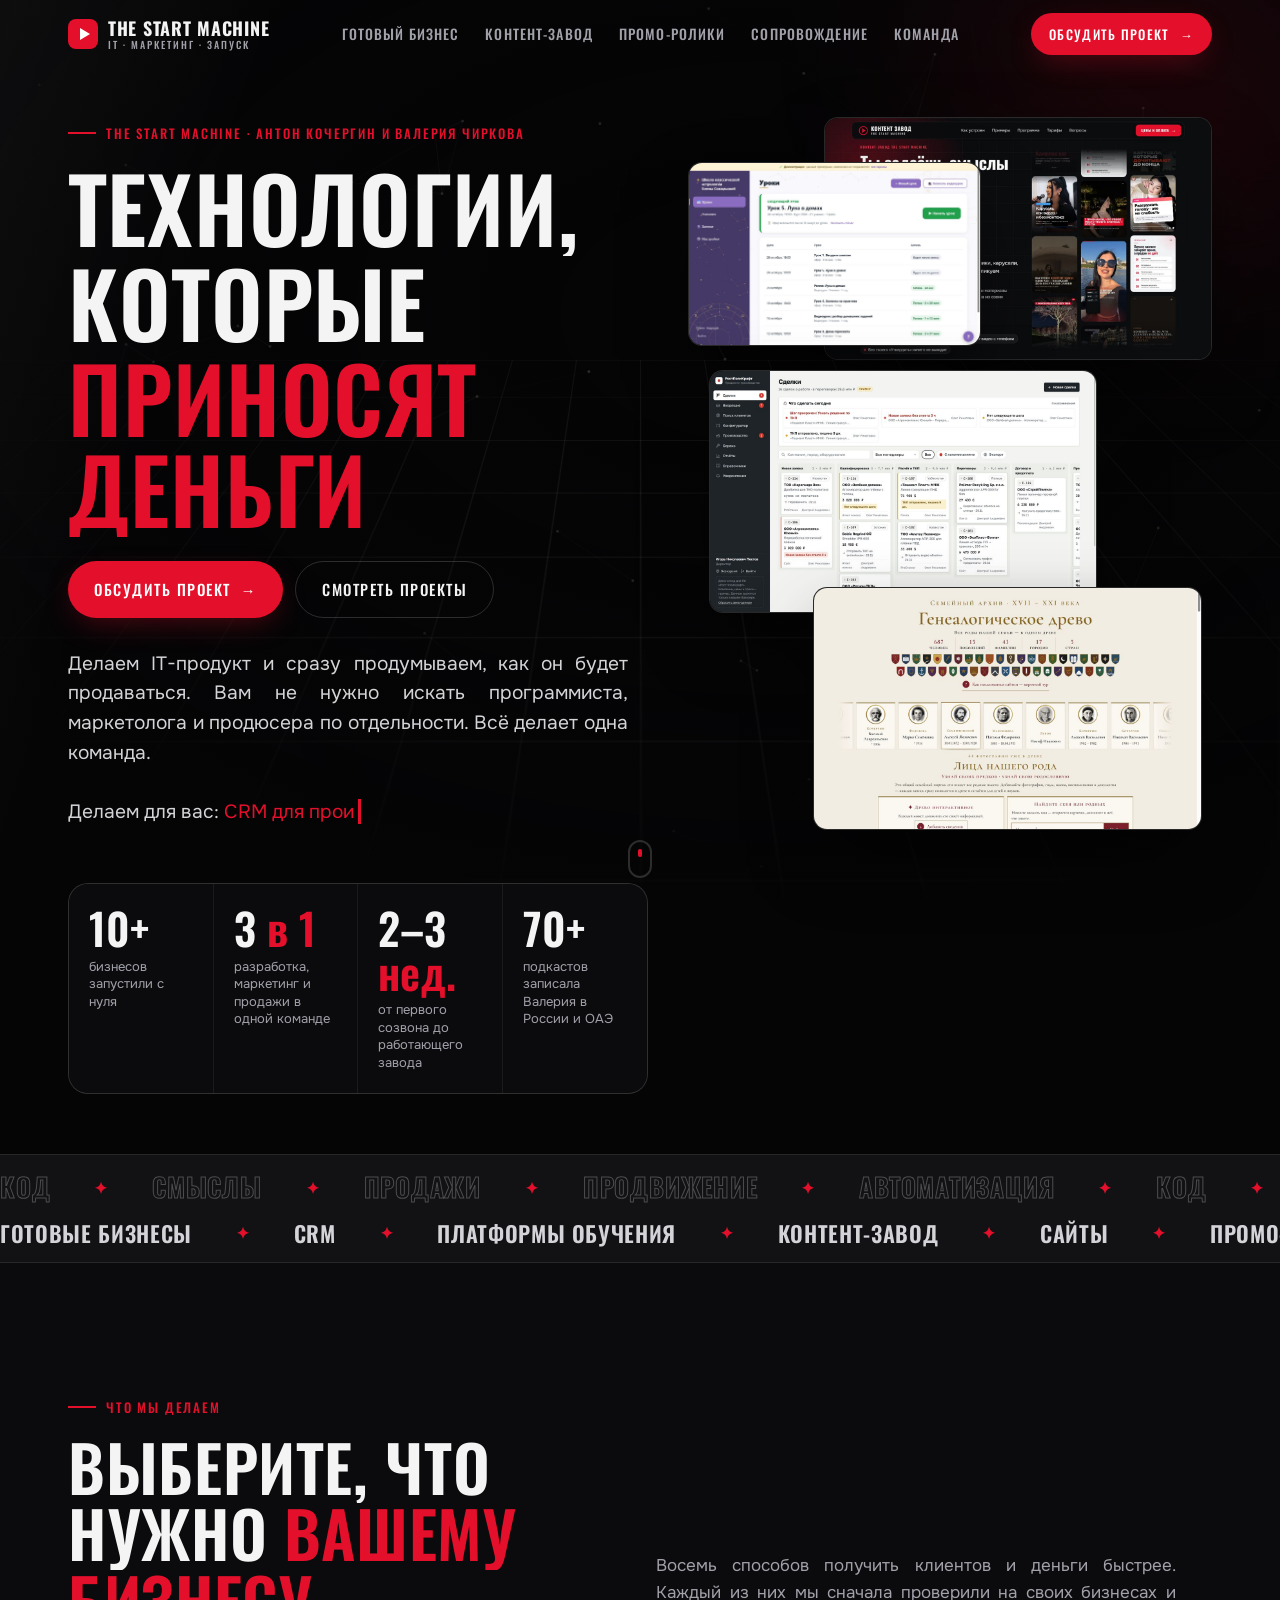
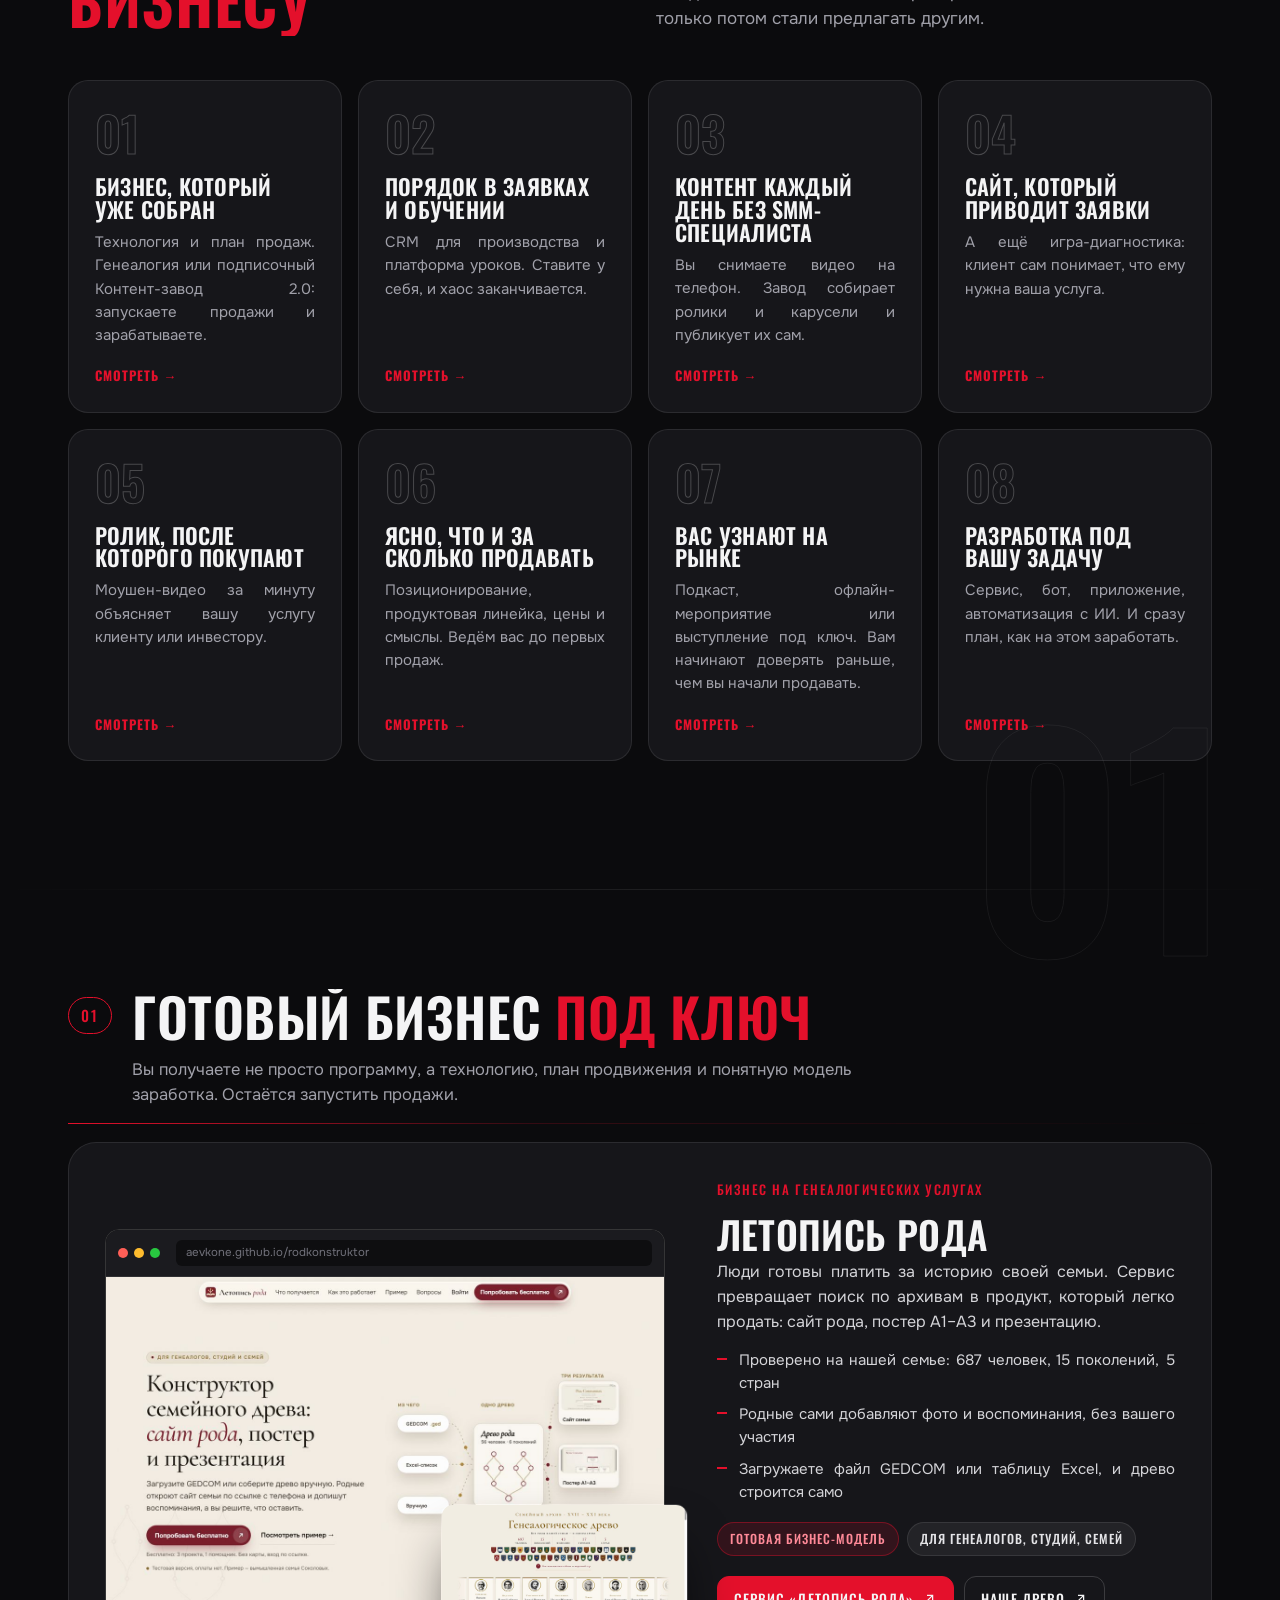
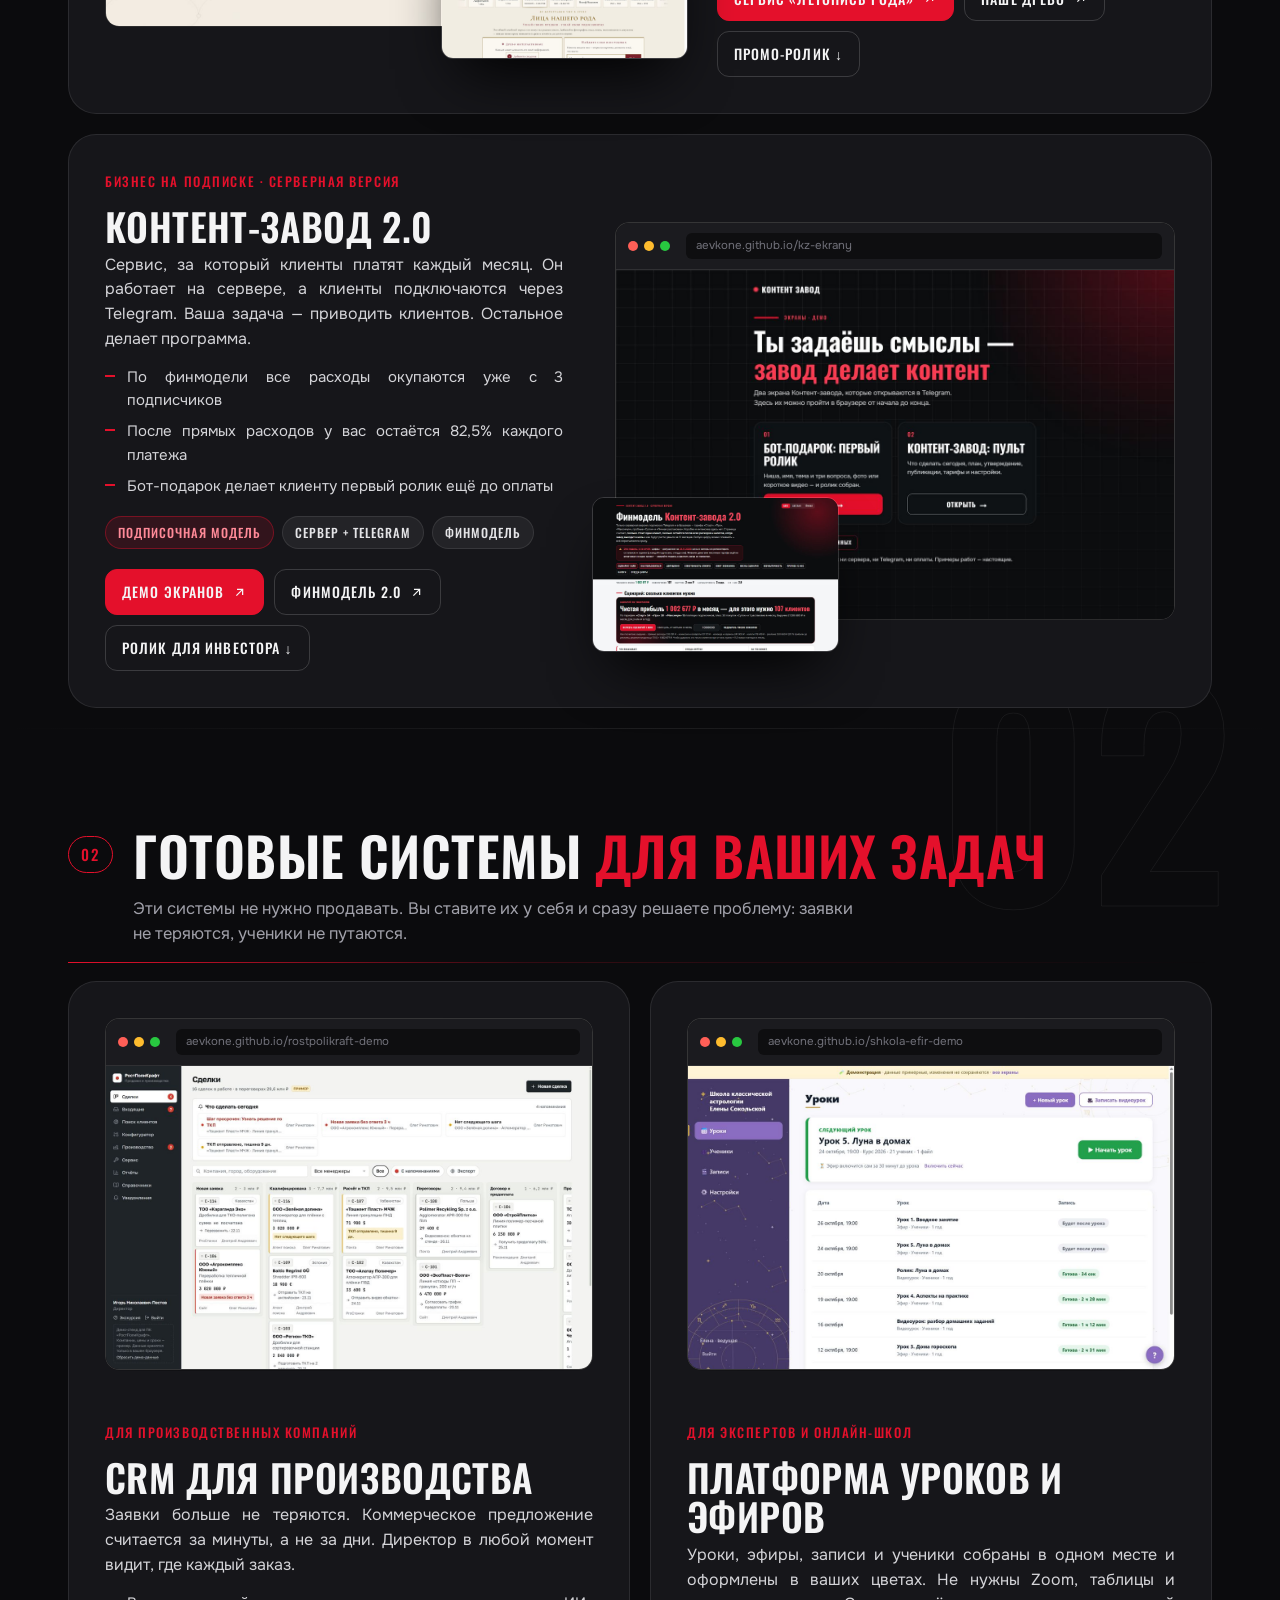
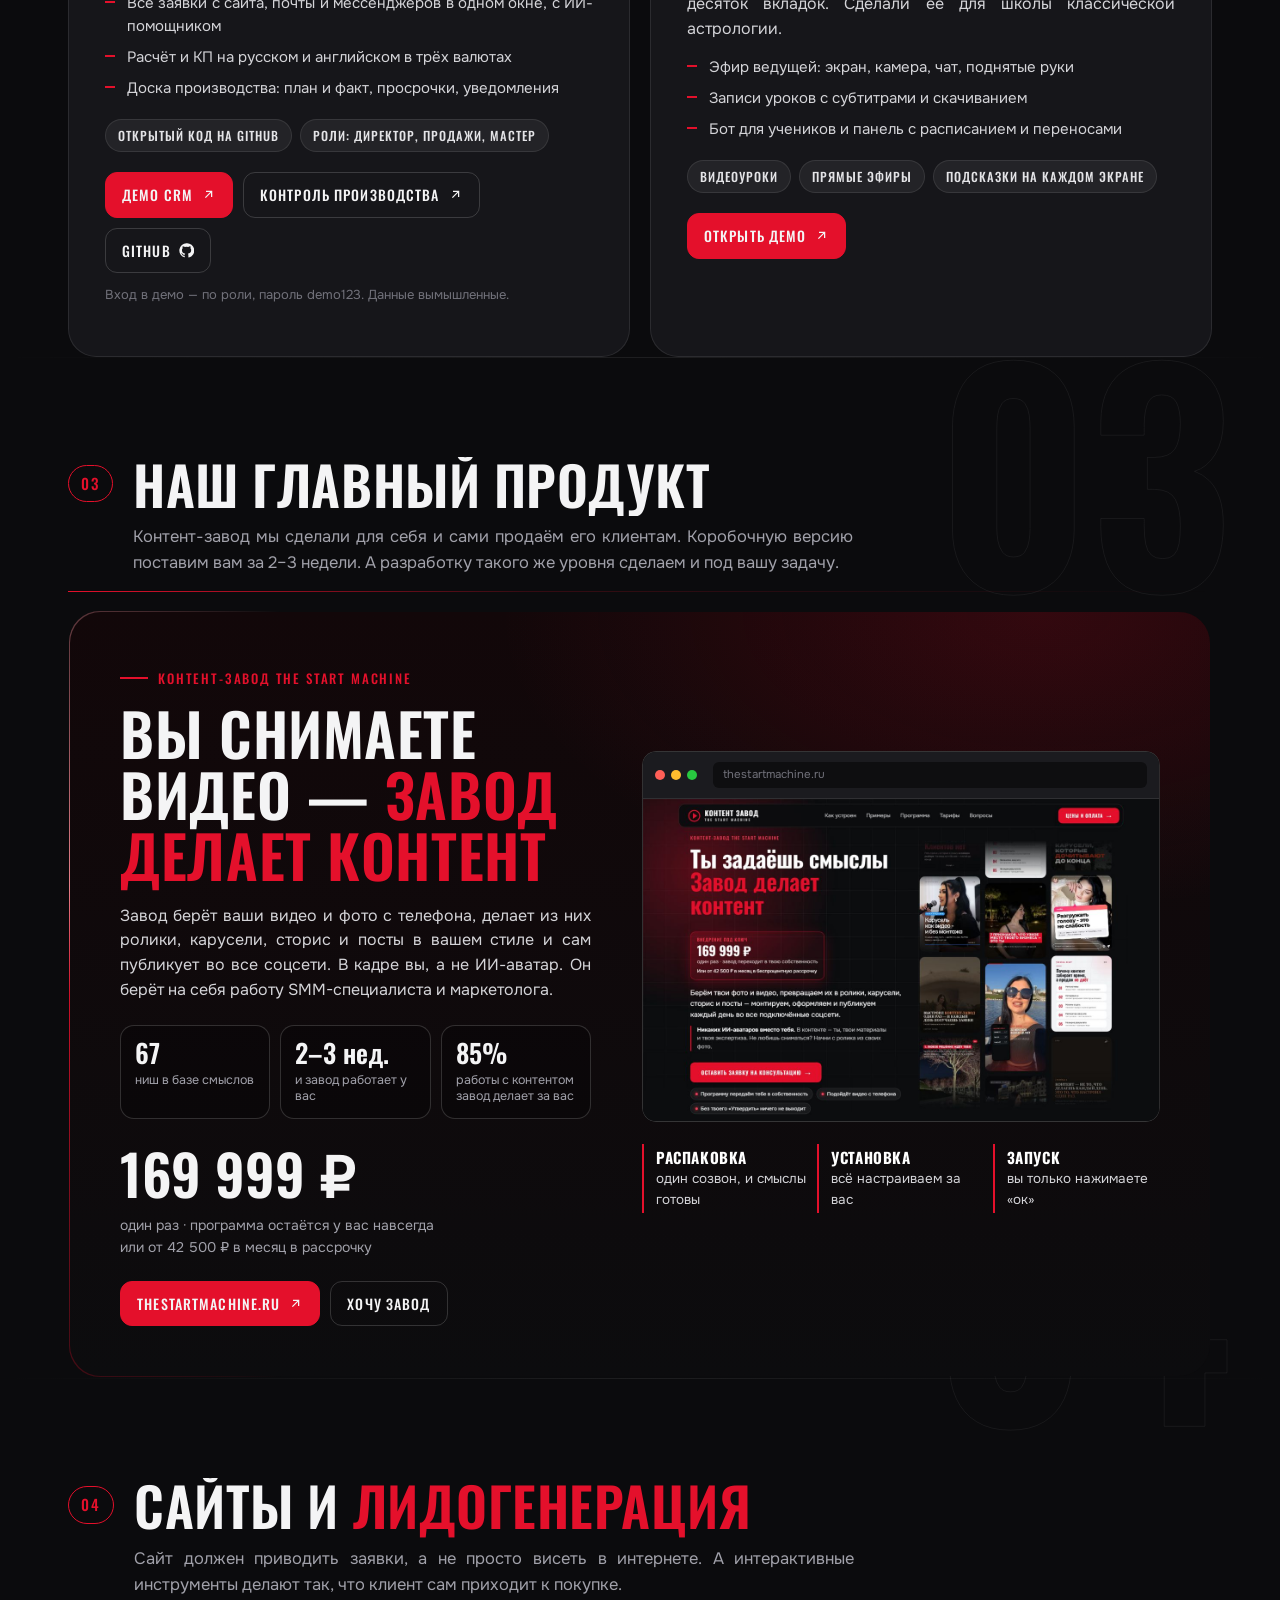
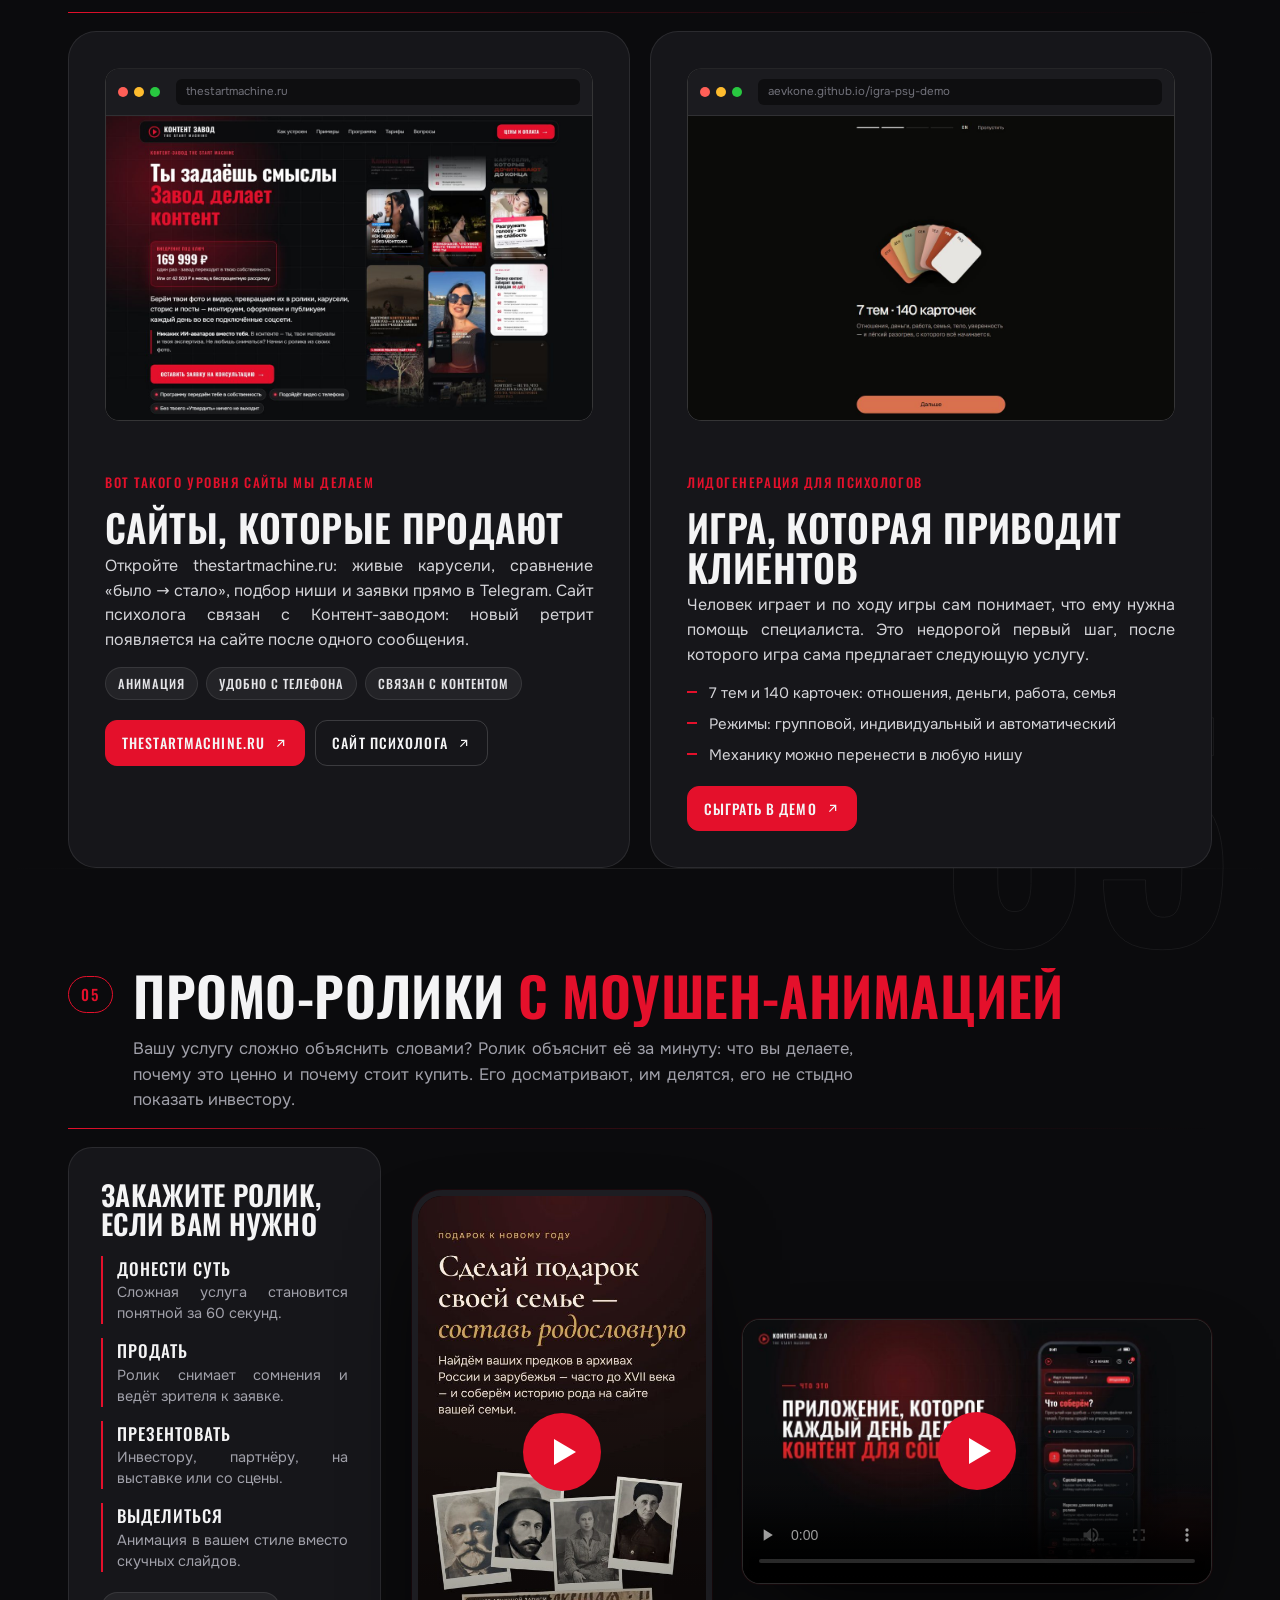
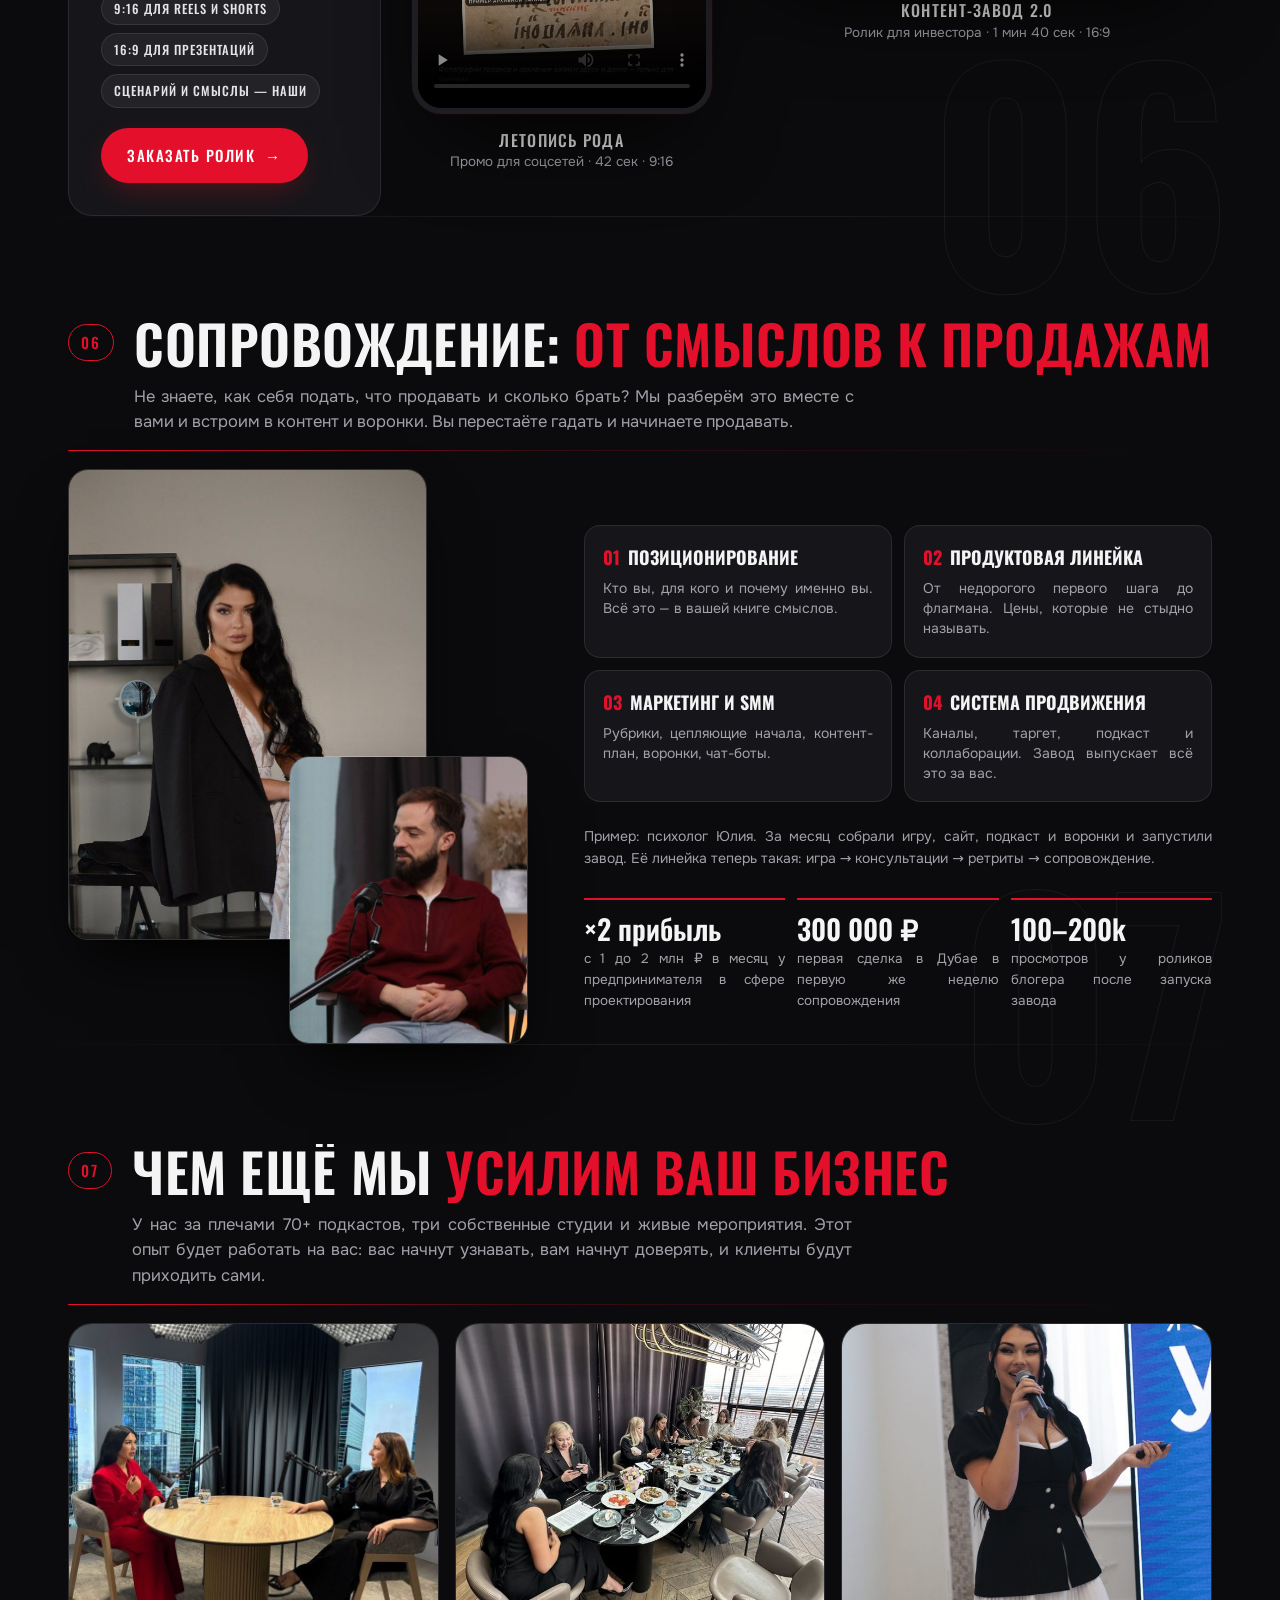
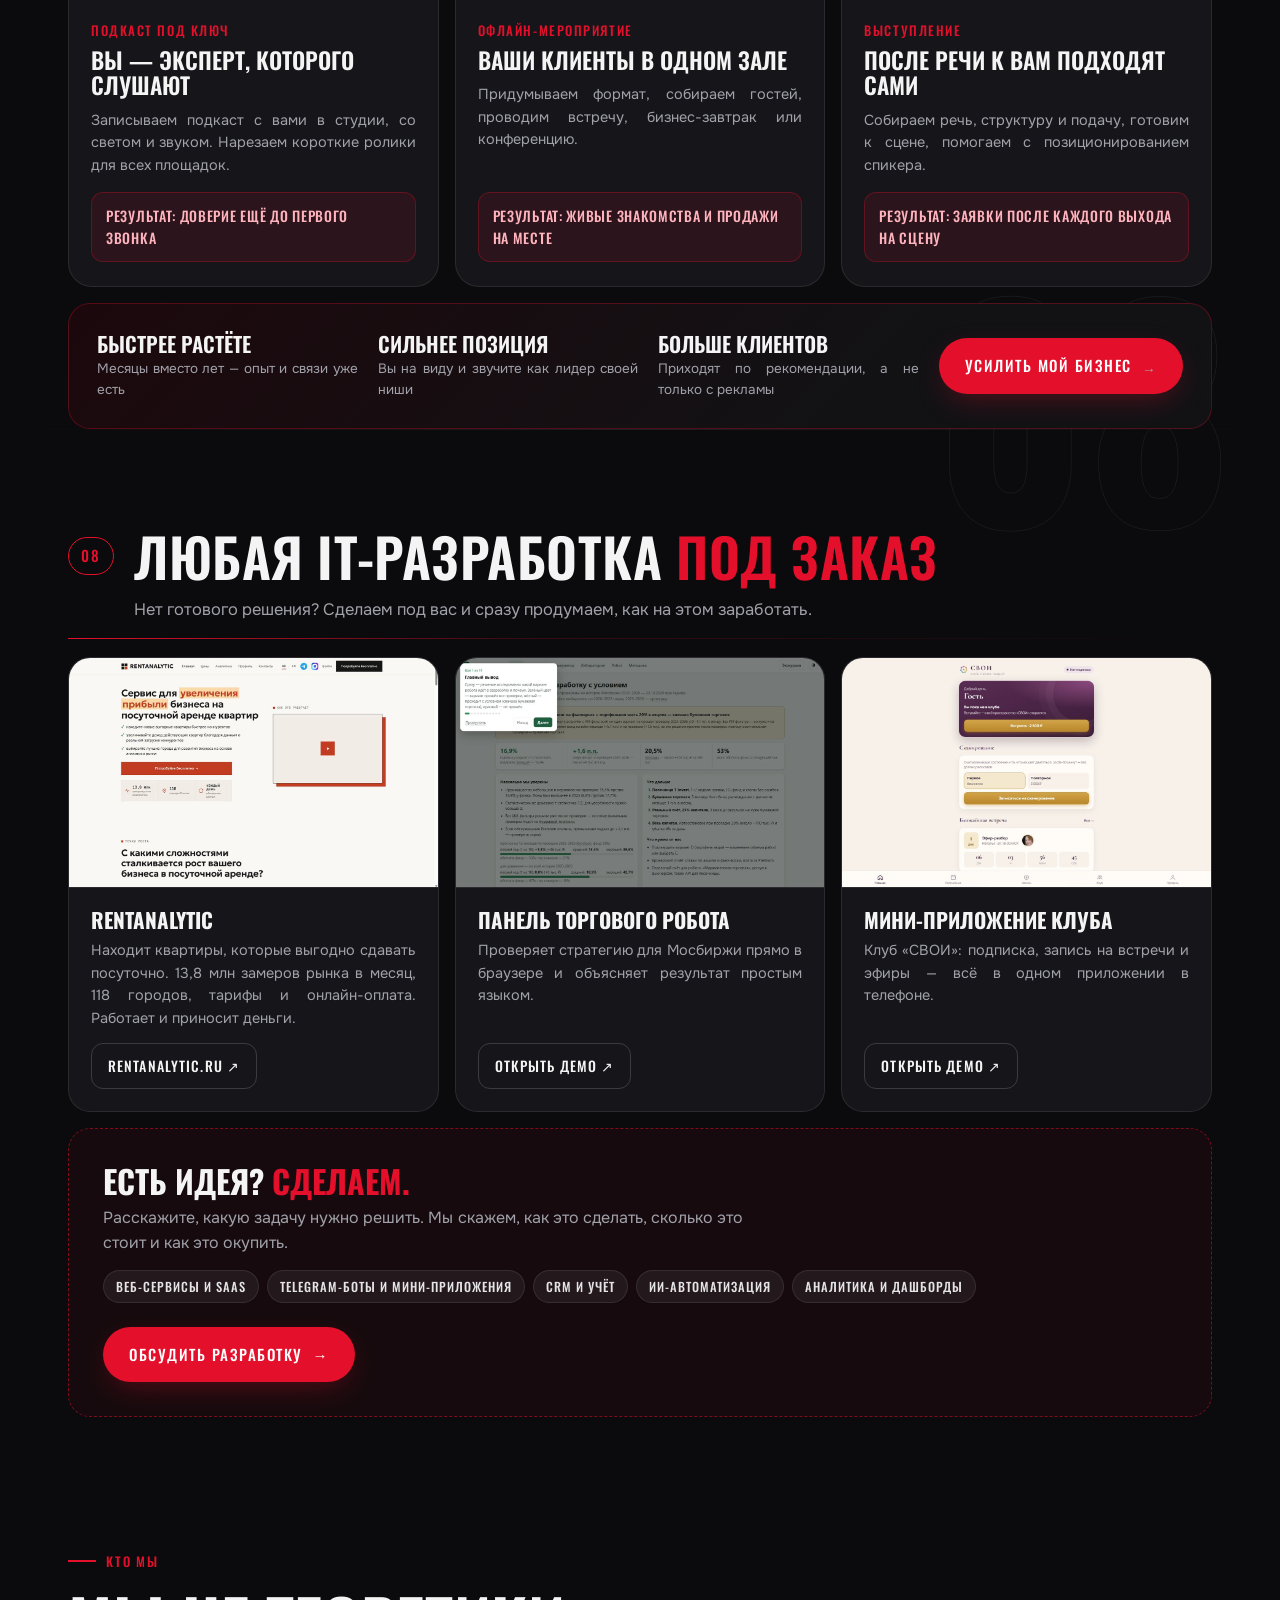
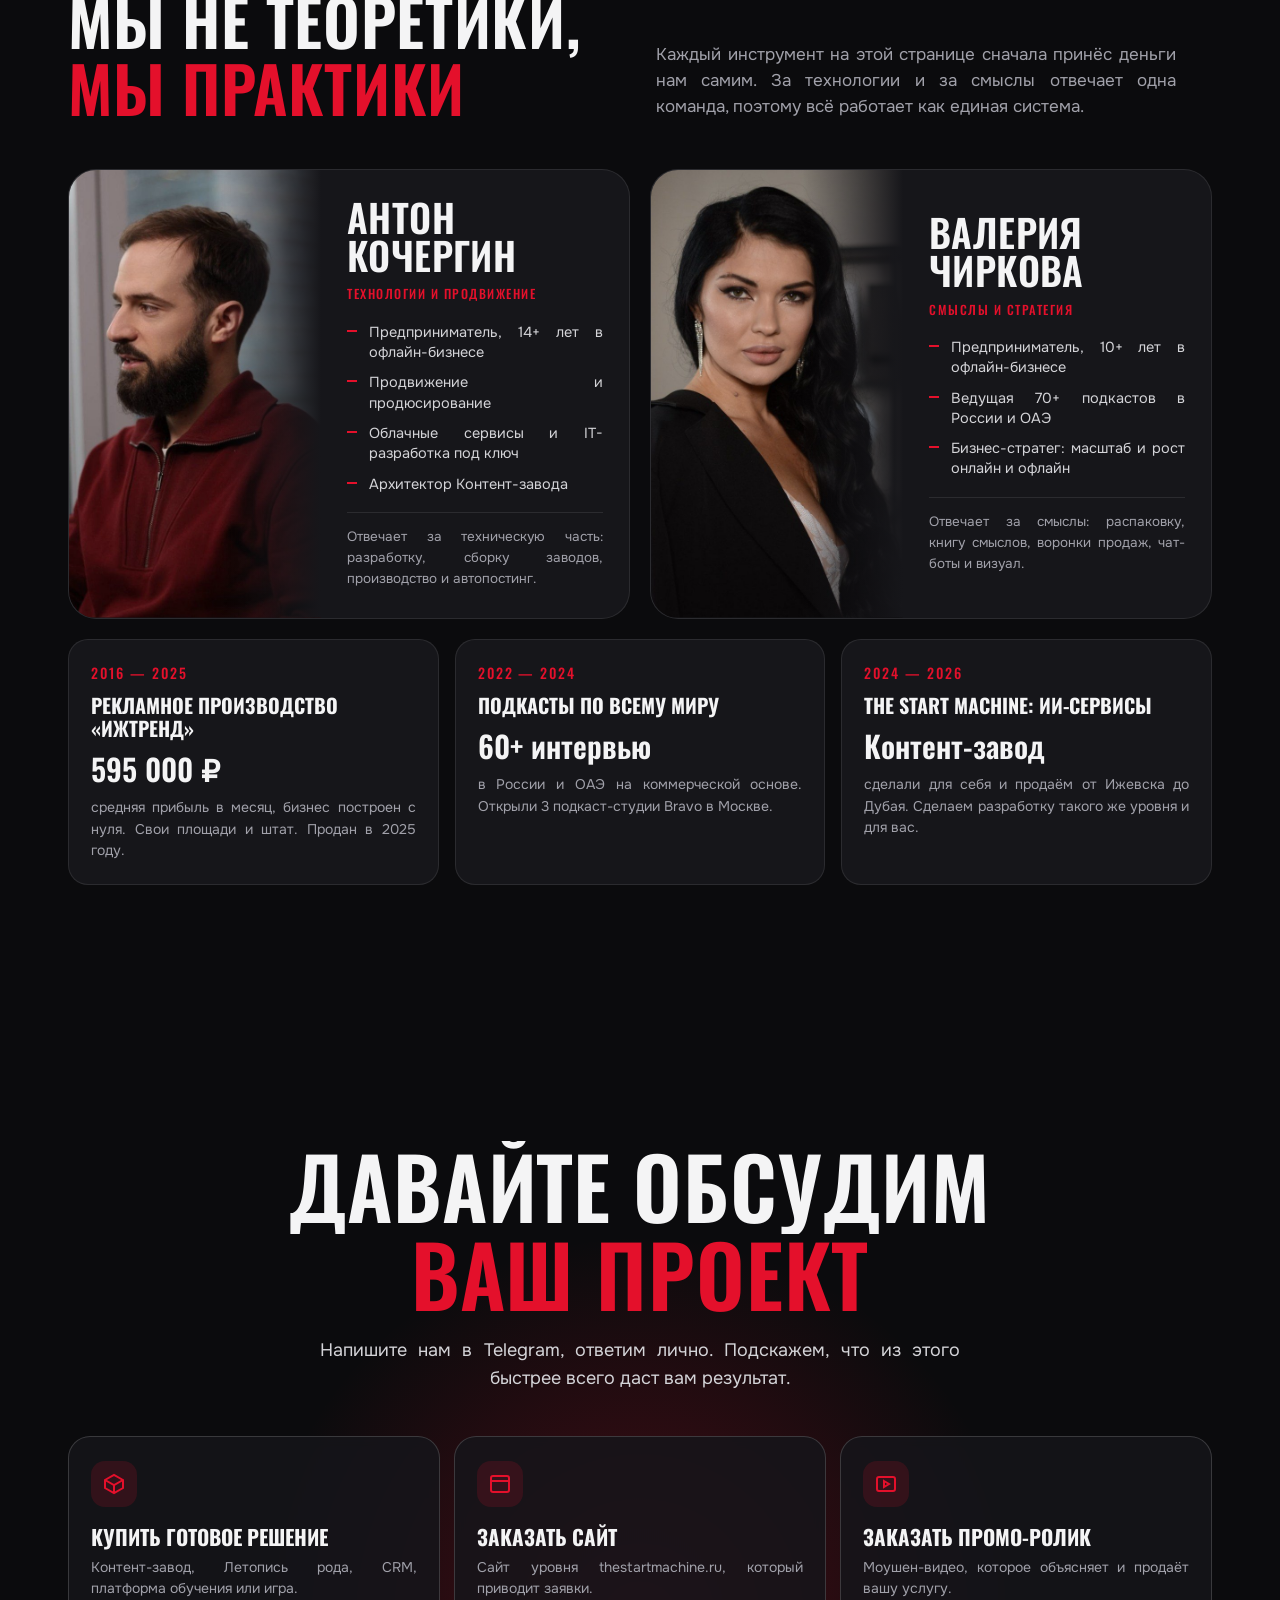
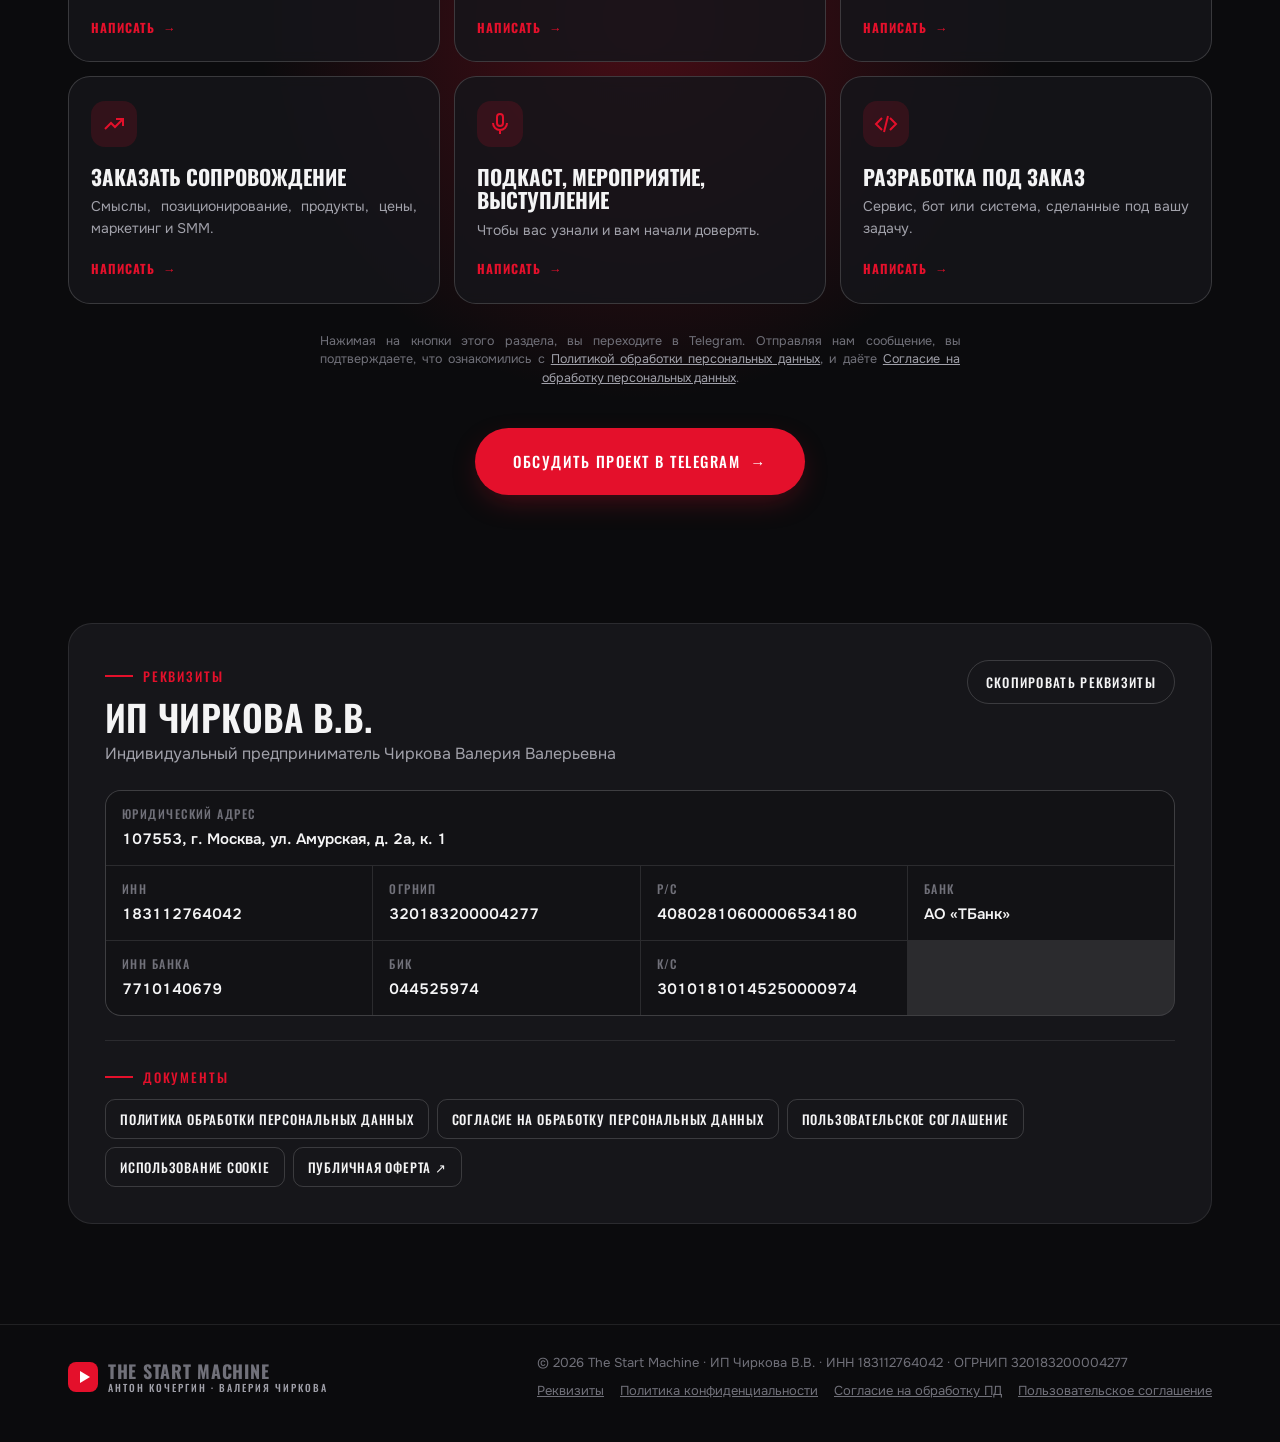
<file: index.html>
<!doctype html>
<html lang="ru">
<head>
<meta charset="utf-8">
<meta name="viewport" content="width=device-width, initial-scale=1, viewport-fit=cover">
<meta name="robots" content="noindex, nofollow">
<meta name="theme-color" content="#0b0b0d">
<title>The Start Machine — разработки и запуск бизнеса</title>
<meta name="description" content="The Start Machine: IT-продукты, которые приносят деньги. Готовый бизнес, Контент-завод, сайты, промо-ролики, сопровождение и разработка под заказ.">
<link rel="icon" href="data:image/svg+xml,%3Csvg xmlns='http://www.w3.org/2000/svg' viewBox='0 0 32 32'%3E%3Crect width='32' height='32' rx='7' fill='%23E4102B'/%3E%3Cpath d='M12 9l11 7-11 7z' fill='white'/%3E%3C/svg%3E">
<link rel="preload" href="fonts/oswald-cyrillic.woff2" as="font" type="font/woff2" crossorigin>
<link rel="stylesheet" href="fonts/fonts.css">
<style>
:root{
  --bg:#0b0b0d; --bg2:#121215; --card:#16161a; --line:rgba(255,255,255,.09); --line2:rgba(255,255,255,.16);
  --text:#f4f4f5; --muted:#a1a1aa; --dim:#71717a;
  --red:#E4102B; --red2:#ff3b52; --redglow:rgba(228,16,43,.35);
  --r:20px; --pad:clamp(16px,4vw,48px); --max:1240px;
}
*{box-sizing:border-box;margin:0;padding:0}
html{scroll-behavior:smooth;-webkit-text-size-adjust:100%}
body{background:var(--bg);color:var(--text);font-family:Onest,system-ui,-apple-system,"Segoe UI",Arial,sans-serif;font-size:16px;line-height:1.55;overflow-x:hidden}
img{display:block;max-width:100%}
a{color:inherit;text-decoration:none}
.wrap{max-width:var(--max);margin:0 auto;padding:0 var(--pad)}
h1,h2,h3,.disp{font-family:Oswald,Impact,"Arial Narrow",sans-serif;text-transform:uppercase;letter-spacing:.01em;line-height:1.04;font-weight:600}
.red{color:var(--red)}
.eyebrow{display:inline-flex;align-items:center;gap:10px;font-size:12px;font-weight:800;letter-spacing:.16em;text-transform:uppercase;color:var(--red)}
.eyebrow::before{content:"";width:28px;height:2px;background:var(--red)}
section{position:relative}

/* progress + nav */
#progress{position:fixed;top:0;left:0;height:3px;width:100%;background:var(--red);transform-origin:0 50%;transform:scaleX(0);z-index:60;box-shadow:0 0 12px var(--red)}
nav.top{position:fixed;top:0;left:0;right:0;z-index:50;transition:background .3s,border-color .3s,backdrop-filter .3s;border-bottom:1px solid transparent}
nav.top.solid{background:rgba(11,11,13,.78);backdrop-filter:blur(14px);-webkit-backdrop-filter:blur(14px);border-color:var(--line)}
nav.top .wrap{display:flex;align-items:center;justify-content:space-between;height:68px;gap:16px}
.logo{white-space:nowrap;display:flex;align-items:center;gap:10px;font-family:Oswald,Impact,"Arial Narrow",sans-serif;font-weight:700;text-transform:uppercase;letter-spacing:.04em;font-size:18px;line-height:1}
.logo i{width:30px;height:30px;border-radius:8px;background:var(--red);display:grid;place-items:center;box-shadow:0 0 0 0 var(--redglow);animation:pulse 2.6s infinite}
.logo i::after{content:"";border-left:10px solid #fff;border-top:6px solid transparent;border-bottom:6px solid transparent;margin-left:3px}
.logo small{display:block;white-space:nowrap;font-family:Onest,Arial,sans-serif;font-size:9.5px;letter-spacing:.2em;color:var(--muted);font-weight:700;margin-top:3px}
.navlinks{display:flex;gap:26px;font-size:14px;font-weight:600;color:var(--muted);white-space:nowrap}
@media (max-width:1180px){.navlinks{display:none}}
.navlinks a:hover{color:var(--text)}
@keyframes pulse{0%{box-shadow:0 0 0 0 var(--redglow)}70%{box-shadow:0 0 0 12px rgba(228,16,43,0)}100%{box-shadow:0 0 0 0 rgba(228,16,43,0)}}

.btn{display:inline-flex;align-items:center;justify-content:center;gap:10px;padding:16px 26px;border-radius:999px;font-weight:800;font-size:14px;letter-spacing:.06em;text-transform:uppercase;transition:transform .25s,box-shadow .25s,background .25s;cursor:pointer;border:0;white-space:nowrap}
.btn-red{background:var(--red);color:#fff;box-shadow:0 10px 30px -8px var(--redglow)}
.btn-red:hover{background:var(--red2);box-shadow:0 16px 40px -8px var(--redglow)}
.btn-ghost{border:1px solid var(--line2);color:var(--text);background:transparent;font-family:inherit;-webkit-appearance:none;appearance:none}
.btn-ghost:hover{border-color:var(--text)}
.btn .arr{transition:transform .25s}
.btn:hover .arr{transform:translateX(4px)}
.btn-sm{padding:11px 18px;font-size:12px}

/* HERO */
.hero{min-height:100vh;min-height:100svh;display:flex;align-items:center;padding:110px 0 70px;overflow:hidden}
.hero-bg{position:absolute;top:0;right:0;bottom:0;left:0;pointer-events:none;overflow:hidden}
.grid-bg{position:absolute;top:-50%;right:-50%;bottom:-50%;left:-50%;background-image:linear-gradient(var(--line) 1px,transparent 1px),linear-gradient(90deg,var(--line) 1px,transparent 1px);background-size:64px 64px;transform:perspective(700px) rotateX(58deg) translateY(0);transform-origin:50% 0;animation:gridmove 14s linear infinite;mask-image:radial-gradient(ellipse at 50% 30%,#000 10%,transparent 60%);-webkit-mask-image:radial-gradient(ellipse at 50% 30%,#000 10%,transparent 60%);top:40%}
@keyframes gridmove{to{background-position:0 64px,0 0}}
.blob{position:absolute;border-radius:50%;filter:blur(110px);opacity:.32}
.blob.b1{width:460px;height:460px;background:#9e0c20;top:-220px;right:-160px;animation:float1 16s ease-in-out infinite}
.blob.b2{width:340px;height:340px;background:#4a0712;bottom:-160px;left:-160px;animation:float2 18s ease-in-out infinite}
@keyframes float1{50%{transform:translate(-80px,60px) scale(1.1)}}
@keyframes float2{50%{transform:translate(90px,-40px) scale(.9)}}
.hero .wrap{position:relative;display:grid;grid-template-columns:1.15fr .85fr;gap:40px;align-items:center;width:100%}
.hero h1{font-size:clamp(44px,7.4vw,104px);margin:20px 0 24px}
.hero h1 .line{display:block;overflow:hidden;padding-bottom:.04em}
.hero h1 .line span{display:inline-block;transform:translateY(110%);animation:rise .9s cubic-bezier(.2,.8,.2,1) forwards}
.hero h1 .line:nth-child(2) span{animation-delay:.12s}
.hero h1 .line:nth-child(3) span{animation-delay:.24s}
@keyframes rise{to{transform:none}}
.hero p.lead{font-size:clamp(17px,1.6vw,20px);color:#d4d4d8;max-width:560px;opacity:0;animation:fade .8s .5s forwards}
.hero .cta-row{display:flex;gap:12px;flex-wrap:wrap;margin-top:32px;opacity:0;animation:fade .6s .15s forwards}
@keyframes fade{from{opacity:0;transform:translateY(14px)}to{opacity:1;transform:none}}
.typed{color:var(--red);border-right:3px solid var(--red);padding-right:4px;animation:caret 1s steps(1) infinite}
@keyframes caret{50%{border-color:transparent}}
.stack{position:relative;height:520px;opacity:0;animation:fade 1s .4s forwards}
.stack .shot{position:absolute;width:78%;border-radius:14px;overflow:hidden;border:1px solid var(--line2);box-shadow:0 30px 80px -20px rgba(0,0,0,.8);background:#000}
.stack .shot img{width:100%;aspect-ratio:16/10;object-fit:cover}
.stack .s1{top:0;right:0;animation:bob 7s ease-in-out infinite}
.stack .s2{top:150px;left:0;animation:bob 8s -2s ease-in-out infinite;z-index:2}
.stack .s3{top:310px;right:6%;animation:bob 9s -4s ease-in-out infinite;z-index:3}
@keyframes bob{50%{transform:translateY(-14px) rotate(-.6deg)}}
.stats{display:grid;grid-template-columns:repeat(4,1fr);gap:1px;background:var(--line);border:1px solid var(--line);border-radius:var(--r);overflow:hidden;margin-top:56px;opacity:0;animation:fade .8s .9s forwards}
.stat{background:var(--bg);padding:22px 20px}
.stat b{display:block;font-family:Oswald,Impact,"Arial Narrow",sans-serif;font-size:clamp(30px,3.4vw,44px);line-height:1;font-weight:700}
.stat b em{font-style:normal;color:var(--red)}
.stat span{display:block;margin-top:8px;font-size:13px;color:var(--muted);line-height:1.35}
.hero-left{min-width:0}
.scrollhint{position:absolute;left:50%;bottom:22px;transform:translateX(-50%);width:24px;height:38px;border:2px solid var(--line2);border-radius:14px}
.scrollhint::after{content:"";position:absolute;left:50%;top:7px;width:4px;height:8px;border-radius:2px;background:var(--red);transform:translateX(-50%);animation:wheel 1.8s infinite}
@keyframes wheel{0%{opacity:0;top:6px}30%{opacity:1}100%{opacity:0;top:20px}}

/* marquee */
.marquee{border-block:1px solid var(--line);overflow:hidden;padding:18px 0;background:var(--bg2)}
.marquee .track{display:flex;gap:44px;width:max-content;animation:mq 38s linear infinite}
.marquee span{font-family:Oswald,Impact,"Arial Narrow",sans-serif;text-transform:uppercase;font-size:22px;font-weight:600;letter-spacing:.03em;white-space:nowrap;display:flex;align-items:center;gap:44px;color:#d4d4d8}
.marquee span::after{content:"✦";color:var(--red);font-size:16px}
@keyframes mq{to{transform:translateX(-50%)}}

/* section heads */
.sec{padding:clamp(72px,10vw,130px) 0}
.sec-head{display:grid;grid-template-columns:1fr 1fr;gap:32px;align-items:end;margin-bottom:48px}
.sec-head h2{font-size:clamp(34px,5vw,64px);margin-top:16px}
.sec-head p{color:var(--muted);font-size:17px;max-width:520px}
.num{font-family:Oswald,Impact,"Arial Narrow",sans-serif;color:var(--red);font-size:14px;letter-spacing:.2em}

/* directions */
.dirs{display:grid;grid-template-columns:repeat(3,1fr);gap:16px}
.dir{position:relative;background:var(--card);border:1px solid var(--line);border-radius:var(--r);padding:28px 26px 26px;overflow:hidden;transition:border-color .3s,transform .3s;display:flex;flex-direction:column;min-height:240px}
.dir::before{content:"";position:absolute;top:0;right:0;bottom:0;left:0;background:radial-gradient(400px circle at var(--mx,50%) var(--my,0%),rgba(228,16,43,.18),transparent 45%);opacity:0;transition:opacity .3s}
.dir:hover{border-color:rgba(228,16,43,.5);transform:translateY(-4px)}
.dir:hover::before{opacity:1}
.dir .k{font-family:Oswald,Impact,"Arial Narrow",sans-serif;font-size:48px;line-height:1;color:rgba(255,255,255,.18)}
@supports (-webkit-text-stroke:1px #fff){.dir .k{color:transparent;-webkit-text-stroke:1px rgba(255,255,255,.22)}}
.dir h3{font-size:24px;margin:18px 0 10px;position:relative}
.dir p{color:var(--muted);font-size:15px;position:relative;flex:1}
.dir .go{margin-top:18px;font-size:13px;font-weight:800;letter-spacing:.08em;text-transform:uppercase;color:var(--red);position:relative}
.dir.wide{grid-column:span 2;background:linear-gradient(135deg,#2a0910,#16161a 60%)}

/* block heading for categories */
.cat{padding-top:clamp(60px,8vw,100px)}
.cat-title{display:flex;align-items:flex-start;gap:20px;margin-bottom:34px;flex-wrap:wrap}
.cat-title .tag{flex-shrink:0;font-family:Oswald,Impact,"Arial Narrow",sans-serif;font-size:15px;letter-spacing:.14em;border:1px solid var(--red);color:var(--red);padding:6px 12px;border-radius:999px;margin-top:8px}
.cat-title h2{font-size:clamp(30px,4.2vw,54px)}
.cat-title p{color:var(--muted);max-width:720px;margin-top:12px;font-size:16.5px}
.cat-title > div{flex:1;min-width:260px}

/* project card */
.proj{display:grid;grid-template-columns:1.1fr .9fr;gap:clamp(24px,4vw,56px);align-items:center;padding:clamp(22px,3vw,36px);background:var(--card);border:1px solid var(--line);border-radius:28px;margin-bottom:20px}
.proj.rev{grid-template-columns:.9fr 1.1fr}
.proj.rev .media{order:2}
.media{position:relative;perspective:1200px;min-width:0}
.browser{border-radius:14px;overflow:hidden;border:1px solid var(--line2);background:#0e0e10;box-shadow:0 40px 80px -30px rgba(0,0,0,.9);transition:transform .5s cubic-bezier(.2,.8,.2,1);transform-style:preserve-3d}
.browser .bar{display:flex;align-items:center;gap:6px;padding:10px 12px;background:#1b1b1f;border-bottom:1px solid var(--line)}
.browser .bar i{width:10px;height:10px;border-radius:50%;background:#3f3f46}
.browser .bar i:first-child{background:#ff5f57}.browser .bar i:nth-child(2){background:#febc2e}.browser .bar i:nth-child(3){background:#28c840}
.browser .bar u{text-decoration:none;flex:1;margin-left:10px;font-size:11.5px;color:var(--dim);background:#0e0e10;border-radius:6px;padding:4px 10px;white-space:nowrap;overflow:hidden;text-overflow:ellipsis}
.browser img{width:100%;aspect-ratio:16/10;object-fit:cover;object-position:top}
.media .mini{position:absolute;width:44%;right:-4%;bottom:-8%;border-radius:12px;overflow:hidden;border:1px solid var(--line2);box-shadow:0 30px 60px -20px #000;animation:bob 8s ease-in-out infinite}
.media .mini img{aspect-ratio:16/10;object-fit:cover;object-position:top;width:100%}
.proj.rev .media .mini{right:auto;left:-4%}
.info h3{font-size:clamp(26px,3vw,38px);margin-bottom:6px}
.info .sub{color:var(--red);font-weight:800;font-size:13px;letter-spacing:.1em;text-transform:uppercase;margin-bottom:16px}
.info p{color:#d4d4d8;margin-bottom:14px}
.info ul{list-style:none;margin:6px 0 18px;display:grid;gap:8px}
.info li{position:relative;padding-left:22px;color:#d4d4d8;font-size:15px}
.info li::before{content:"";position:absolute;left:0;top:9px;width:10px;height:2px;background:var(--red)}
.chips{display:flex;flex-wrap:wrap;gap:8px;margin-bottom:20px}
.chip{font-size:12px;font-weight:700;padding:6px 12px;border-radius:999px;background:rgba(255,255,255,.06);border:1px solid var(--line);color:#e4e4e7}
.chip.hot{background:rgba(228,16,43,.14);border-color:rgba(228,16,43,.4);color:#ff8a98}
.links{display:flex;flex-wrap:wrap;gap:10px}
.lnk{display:inline-flex;align-items:center;gap:8px;padding:11px 16px;border-radius:12px;border:1px solid var(--line2);font-size:14px;font-weight:700;transition:all .25s}
.lnk:hover{border-color:var(--red);background:rgba(228,16,43,.1)}
.lnk svg{width:15px;height:15px;flex-shrink:0}
.lnk.main{background:var(--red);border-color:var(--red)}
.lnk.main:hover{background:var(--red2)}

.pair{display:grid;grid-template-columns:1fr 1fr;gap:20px}
.pair .proj{grid-template-columns:1fr;margin:0;align-content:start}
.pair .proj .media .mini{display:none}

/* flagship */
.flag{position:relative;border-radius:32px;overflow:hidden;border:1px solid rgba(228,16,43,.35);background:radial-gradient(900px 500px at 85% 0%,rgba(228,16,43,.28),transparent 60%),linear-gradient(180deg,#17090c,#0f0f12);padding:clamp(26px,4vw,56px)}
.flag-grid{display:grid;grid-template-columns:1fr 1.1fr;gap:clamp(24px,4vw,56px);align-items:center}
.flag h3{font-size:clamp(34px,4.6vw,62px);margin:14px 0 18px}
.price{display:flex;align-items:baseline;gap:14px;flex-wrap:wrap;margin:18px 0 22px}
.price b{font-family:Oswald,Impact,"Arial Narrow",sans-serif;font-size:clamp(38px,4.4vw,56px);line-height:1}
.price span{color:var(--muted);font-size:14px}
.kpis{display:grid;grid-template-columns:repeat(3,1fr);gap:10px;margin:22px 0 26px}
.kpi{border:1px solid var(--line2);border-radius:14px;padding:14px;background:rgba(0,0,0,.25)}
.kpi b{font-family:Oswald,Impact,"Arial Narrow",sans-serif;font-size:26px;display:block;line-height:1}
.kpi span{font-size:12.5px;color:var(--muted);display:block;margin-top:6px;line-height:1.3}
.steps3{display:flex;gap:8px;flex-wrap:wrap;margin-bottom:24px}
.steps3 div{flex:1;min-width:130px;font-size:13.5px;color:#d4d4d8;border-left:2px solid var(--red);padding:2px 0 2px 12px}
.steps3 div b{display:block;font-family:Oswald,Impact,"Arial Narrow",sans-serif;text-transform:uppercase;font-size:15px;color:#fff;letter-spacing:.04em}

/* soprovozhdenie */
.sopr{display:grid;grid-template-columns:.85fr 1.15fr;gap:clamp(24px,4vw,56px);align-items:center}
.photo-stack{position:relative;aspect-ratio:4/5;max-width:460px}
.photo-stack img{position:absolute;border-radius:20px;object-fit:cover;border:1px solid var(--line2);box-shadow:0 30px 60px -20px #000}
.photo-stack .p1{width:78%;height:82%;top:0;left:0}
.photo-stack .p2{width:52%;height:50%;right:0;bottom:0;animation:bob 8s ease-in-out infinite}
.flow{display:grid;grid-template-columns:repeat(2,1fr);gap:12px;margin:24px 0}
.flow div{background:var(--card);border:1px solid var(--line);border-radius:16px;padding:18px}
.flow b{font-family:Oswald,Impact,"Arial Narrow",sans-serif;text-transform:uppercase;font-size:18px;display:block;margin-bottom:6px}
.flow b i{font-style:normal;color:var(--red);margin-right:8px}
.flow span{color:var(--muted);font-size:14px;line-height:1.45;display:block}
.results{display:grid;grid-template-columns:repeat(3,1fr);gap:12px;margin-top:28px}
.res{border-top:2px solid var(--red);padding-top:14px}
.res b{font-family:Oswald,Impact,"Arial Narrow",sans-serif;font-size:28px;display:block;line-height:1.05}
.res span{color:var(--muted);font-size:13.5px;display:block;margin-top:6px}

/* custom dev */
.custom{display:grid;grid-template-columns:repeat(3,1fr);gap:16px}
.cc{background:var(--card);border:1px solid var(--line);border-radius:22px;overflow:hidden;display:flex;flex-direction:column;transition:transform .35s,border-color .35s}
.cc:hover{transform:translateY(-6px);border-color:rgba(228,16,43,.5)}
.cc .im{overflow:hidden;aspect-ratio:16/10;border-bottom:1px solid var(--line)}
.cc img{width:100%;height:100%;object-fit:cover;object-position:top;transition:transform 1.2s cubic-bezier(.2,.8,.2,1)}
.cc:hover img{transform:scale(1.06)}
.cc .tx{padding:20px 22px 22px;display:flex;flex-direction:column;flex:1}
.cc h4{font-family:Oswald,Impact,"Arial Narrow",sans-serif;text-transform:uppercase;font-size:21px;line-height:1.1;margin-bottom:8px}
.cc p{color:var(--muted);font-size:14.5px;flex:1;margin-bottom:14px}
.cc .lnk{align-self:flex-start}
.any{margin-top:16px;border-radius:22px;border:1px dashed rgba(228,16,43,.5);padding:clamp(22px,3vw,34px);display:flex;gap:24px;align-items:center;justify-content:space-between;flex-wrap:wrap;background:rgba(228,16,43,.05)}
.any h4{font-family:Oswald,Impact,"Arial Narrow",sans-serif;text-transform:uppercase;font-size:clamp(22px,2.6vw,32px);line-height:1.1}
.any p{color:var(--muted);margin-top:8px;max-width:640px}
.tags-row{display:flex;flex-wrap:wrap;gap:8px;margin-top:14px}

/* team */
.team{display:grid;grid-template-columns:1fr 1fr;gap:20px}
.person{position:relative;border-radius:28px;overflow:hidden;border:1px solid var(--line);background:var(--card);display:grid;grid-template-columns:.9fr 1.1fr;min-height:420px}
.person .ph{position:relative;overflow:hidden}
.person .ph img{width:100%;height:100%;object-fit:cover;object-position:center 20%;transition:transform 1.4s cubic-bezier(.2,.8,.2,1);filter:grayscale(.15)}
.person:hover .ph img{transform:scale(1.05)}
.person .ph::after{content:"";position:absolute;top:0;right:0;bottom:0;left:0;background:linear-gradient(90deg,transparent 60%,var(--card))}
.person .pt{padding:28px 26px;display:flex;flex-direction:column;justify-content:center}
.person h3{font-size:clamp(28px,3vw,40px);line-height:1}
.person .role{color:var(--red);font-weight:800;font-size:12.5px;letter-spacing:.12em;text-transform:uppercase;margin:10px 0 18px}
.person ul{list-style:none;display:grid;gap:10px}
.person li{font-size:14.5px;color:#d4d4d8;padding-left:22px;position:relative;line-height:1.4}
.person li::before{content:"";position:absolute;left:0;top:8px;width:10px;height:2px;background:var(--red)}
.person .mission{margin-top:18px;font-size:13.5px;color:var(--muted);border-top:1px solid var(--line);padding-top:14px}
.timeline{display:grid;grid-template-columns:repeat(3,1fr);gap:16px;margin-top:20px}
.tl{background:var(--card);border:1px solid var(--line);border-radius:20px;padding:22px}
.tl .y{font-family:Oswald,Impact,"Arial Narrow",sans-serif;color:var(--red);font-size:14px;letter-spacing:.14em}
.tl h4{font-family:Oswald,Impact,"Arial Narrow",sans-serif;text-transform:uppercase;font-size:20px;margin:8px 0 6px;line-height:1.15}
.tl b{font-family:Oswald,Impact,"Arial Narrow",sans-serif;font-size:30px;display:block;margin:6px 0 4px}
.tl p{font-size:14px;color:var(--muted)}

/* CTA */
.final{padding:clamp(80px,10vw,140px) 0;overflow:hidden}
.final .glow{position:absolute;width:900px;height:900px;left:50%;top:50%;transform:translate(-50%,-50%);background:radial-gradient(circle,rgba(228,16,43,.28),transparent 60%);pointer-events:none;animation:breathe 6s ease-in-out infinite}
@keyframes breathe{50%{transform:translate(-50%,-50%) scale(1.15);opacity:.7}}
.final h2{font-size:clamp(40px,6.6vw,96px);text-align:center;position:relative}
.final .lead{text-align:center;color:#d4d4d8;font-size:18px;max-width:640px;margin:20px auto 44px;position:relative}
.opts{display:grid;grid-template-columns:repeat(4,1fr);gap:14px;position:relative}
.opt{background:rgba(22,22,26,.85);-webkit-backdrop-filter:blur(6px);backdrop-filter:blur(6px);border:1px solid var(--line2);border-radius:22px;padding:24px 22px;display:flex;flex-direction:column;transition:transform .3s,border-color .3s,background .3s}
.opt:hover{transform:translateY(-6px);border-color:var(--red);background:rgba(40,10,16,.9)}
.opt .ic{width:46px;height:46px;border-radius:14px;background:rgba(228,16,43,.15);display:grid;place-items:center;margin-bottom:18px;color:var(--red)}
.opt .ic svg{width:24px;height:24px}
.opt h4{font-family:Oswald,Impact,"Arial Narrow",sans-serif;text-transform:uppercase;font-size:21px;line-height:1.1;margin-bottom:8px}
.opt p{font-size:14px;color:var(--muted);flex:1;margin-bottom:18px}
.opt .go{font-size:12.5px;font-weight:800;letter-spacing:.08em;text-transform:uppercase;color:var(--red);display:flex;align-items:center;gap:8px}
.opt:hover .go .arr{transform:translateX(4px)}
.opt .go .arr{transition:transform .25s}
.big-cta{display:flex;justify-content:center;margin-top:40px;position:relative}
.big-cta .btn{padding:22px 38px;font-size:15px}
.req{padding:0 0 clamp(60px,8vw,100px)}
.req-card{background:var(--card);border:1px solid var(--line);border-radius:24px;padding:clamp(20px,3vw,36px)}
.req-head{display:flex;justify-content:space-between;align-items:flex-start;gap:16px;flex-wrap:wrap;margin-bottom:24px}
.req-head h2{font-size:clamp(26px,3vw,36px);margin-top:12px}
.req-head p{color:var(--muted);margin-top:6px}
.req-list{display:grid;grid-template-columns:repeat(4,minmax(0,1fr));gap:1px;background:var(--line);border:1px solid var(--line);border-radius:16px;overflow:hidden}
.req-list > div{background:var(--bg2);padding:14px 16px;min-width:0}
.req-list .wide{grid-column:span 4}
.req-list dt{font-size:11.5px;font-weight:800;letter-spacing:.1em;text-transform:uppercase;color:var(--dim);margin-bottom:4px}
.req-list dd{font-size:15px;font-weight:600;font-variant-numeric:tabular-nums;word-break:break-word;-webkit-user-select:all;user-select:all}
@media (max-width:1020px){.req-list{grid-template-columns:repeat(2,minmax(0,1fr))}.req-list .wide{grid-column:span 2}}
@media (max-width:420px){.req-list{grid-template-columns:1fr}.req-list .wide{grid-column:auto}}
.docs{margin-top:24px;padding-top:20px;border-top:1px solid var(--line)}
.docs-list{display:flex;flex-wrap:wrap;gap:8px;margin-top:12px}
.docs-list a{font-size:14px;font-weight:600;padding:9px 14px;border:1px solid var(--line2);border-radius:10px;transition:border-color .2s,background .2s}
.docs-list a:hover{border-color:var(--red);background:rgba(228,16,43,.1)}
.consent-note{position:relative;text-align:center;font-size:12.5px;color:var(--dim);max-width:640px;margin:28px auto 0;line-height:1.5}
.consent-note a{color:var(--muted);text-decoration:underline}
.flinks{display:flex;flex-wrap:wrap;gap:6px 16px}
.flinks a{text-decoration:underline}
footer{border-top:1px solid var(--line);padding:28px 0 40px;color:var(--dim);font-size:13px}
footer .wrap{display:flex;justify-content:space-between;gap:16px;flex-wrap:wrap;align-items:center}

/* reveal */
.rv{opacity:0;transform:translateY(40px);transition:opacity .9s cubic-bezier(.2,.8,.2,1),transform .9s cubic-bezier(.2,.8,.2,1)}
.rv.in{opacity:1;transform:none}
.rv.d1{transition-delay:.08s}.rv.d2{transition-delay:.16s}.rv.d3{transition-delay:.24s}.rv.d4{transition-delay:.32s}
.rv-img{-webkit-clip-path:inset(0 0 100% 0 round 14px);clip-path:inset(0 0 100% 0 round 14px);transition:clip-path 1.2s cubic-bezier(.7,0,.2,1)}
.rv-img.in{-webkit-clip-path:inset(0 0 0 0 round 14px);clip-path:inset(0 0 0 0 round 14px)}

/* mobile sticky cta */
.mcta{display:none}

@media (max-width:1020px){
  .scrollhint{display:none}
  .hero .wrap{grid-template-columns:1fr}
  .stack{height:340px;max-width:560px;width:100%;margin:0 auto}
  .stack .s2{top:100px}.stack .s3{top:200px}
  .dirs{grid-template-columns:1fr 1fr}
  .dir.wide{grid-column:span 2}
  .proj,.proj.rev,.flag-grid,.sopr{grid-template-columns:1fr}
  .proj.rev .media{order:0}
  .pair{grid-template-columns:1fr}
  .custom{grid-template-columns:1fr 1fr}
  .team{grid-template-columns:1fr}
  .opts{grid-template-columns:1fr 1fr}
  .sec-head{grid-template-columns:1fr}
  .navlinks{display:none}
  .photo-stack{margin:0 auto;width:100%}
}
@media (max-width:640px){
  body{font-size:15.5px}
  nav.top .wrap{height:60px}
  nav.top .navcta{padding:10px 14px;font-size:11px;letter-spacing:.04em}
  .hero{padding-top:92px}
  .stats{grid-template-columns:1fr 1fr;margin-top:40px}
  .stack{height:250px}
  .stack .s2{top:70px}.stack .s3{top:140px}
  .dirs,.custom,.opts,.timeline,.results{grid-template-columns:1fr}
  .dir.wide{grid-column:auto}
  .dir{min-height:0}
  .kpis{grid-template-columns:1fr 1fr 1fr;gap:8px}
  .kpi{padding:10px}.kpi b{font-size:20px}.kpi span{font-size:11px}
  .flow{grid-template-columns:1fr}
  .person{grid-template-columns:1fr;min-height:0}
  .person .ph{aspect-ratio:4/3.6}
  .person .ph::after{background:linear-gradient(180deg,transparent 55%,var(--card))}
  .proj{padding:16px;border-radius:22px}
  .media .mini{display:none}
  .links .lnk{flex:1 1 auto;justify-content:center}
  .scrollhint{display:none}
  .mcta{display:flex;position:fixed;left:12px;right:12px;bottom:calc(12px + env(safe-area-inset-bottom));z-index:55;transform:translateY(150%);transition:transform .4s cubic-bezier(.2,.8,.2,1)}
  .mcta.show{transform:none}
  .mcta .btn{width:100%;padding:17px}
  footer{padding-bottom:100px}
}

/* ===== motion pack ===== */
.hero{background:#050506}
#net{position:absolute;top:0;left:0;width:100%;height:100%;opacity:.55}
.vignette{position:absolute;top:0;right:0;bottom:0;left:0;background:radial-gradient(ellipse 80% 70% at 60% 35%,transparent 0,rgba(5,5,6,.55) 55%,#050506 100%)}
.beam{position:absolute;top:-20%;left:-30%;width:40%;height:140%;background:linear-gradient(90deg,transparent,rgba(255,255,255,.035),transparent);transform:rotate(18deg);animation:beam 9s ease-in-out infinite}
@keyframes beam{0%{left:-40%}60%,100%{left:120%}}
.hero .wrap{will-change:transform,opacity}
.marquee{padding:12px 0}
.marquee .track + .track{margin-top:8px}
.marquee .t2{animation-direction:reverse;animation-duration:46s}
.marquee .t2 span{color:transparent;-webkit-text-stroke:1px rgba(255,255,255,.25);font-size:26px}
.marquee .t2 span::after{-webkit-text-stroke:0}
.split .w{display:inline-block;overflow:hidden;vertical-align:top;padding-bottom:.06em;margin-bottom:-.06em}
.split .w > span{display:inline-block;transform:translateY(110%) rotate(5deg);transform-origin:0 100%;transition:transform 1s cubic-bezier(.2,.8,.2,1)}
.split.in .w > span{transform:none}
.rv.split{opacity:1;transform:none}
.rv.rv-l{transform:translateX(-90px) rotate(-1.5deg)}
.rv.rv-r{transform:translateX(90px) rotate(1.5deg)}
.rv.rv-s{transform:translateY(50px) scale(.92);filter:blur(10px);transition:opacity .9s cubic-bezier(.2,.8,.2,1),transform .9s cubic-bezier(.2,.8,.2,1),filter .9s}
.rv.rv-l.in,.rv.rv-r.in{transform:none}
.rv.rv-s.in{transform:none;filter:none}
.proj{transform:scale(.94);opacity:.4;transition:transform 1.1s cubic-bezier(.2,.8,.2,1),opacity 1.1s,border-color .4s,box-shadow .4s}
.proj.in{transform:none;opacity:1}
.proj:hover{border-color:rgba(228,16,43,.35);box-shadow:0 30px 80px -40px rgba(228,16,43,.45)}
.cat{position:relative}
.cat-title{position:relative}
.cat-title::after{content:"";position:absolute;left:0;right:0;bottom:-16px;height:1px;background:linear-gradient(90deg,var(--red),rgba(228,16,43,.2) 40%,transparent);transform:scaleX(0);transform-origin:0 50%;transition:transform 1.6s cubic-bezier(.7,0,.2,1)}
.cat-title.in::after{transform:scaleX(1)}
.cat-title .tag{transition:transform .8s cubic-bezier(.2,.8,.2,1),opacity .8s;transform:scale(.4) rotate(-90deg);opacity:0}
.cat-title.in .tag{transform:none;opacity:1}
.bignum{position:absolute;right:var(--pad);top:clamp(10px,4vw,40px);font-family:Oswald,Impact,"Arial Narrow",sans-serif;font-weight:700;font-size:clamp(130px,22vw,340px);line-height:.8;color:transparent;-webkit-text-stroke:1px rgba(255,255,255,.06);pointer-events:none;z-index:0;will-change:transform;-webkit-user-select:none;user-select:none}
.cat > .wrap{position:relative;z-index:1}
.flag{isolation:isolate;background:transparent!important;border-color:transparent}
.flag::before{content:"";position:absolute;width:150%;padding-top:150%;left:-25%;top:50%;margin-top:-75%;background:conic-gradient(from 0deg,transparent 0 62%,rgba(228,16,43,.9) 75%,rgba(255,140,150,.9) 78%,transparent 88%);animation:spin 7s linear infinite;z-index:-2}
.flag::after{content:"";position:absolute;top:1px;right:1px;bottom:1px;left:1px;border-radius:31px;background:radial-gradient(900px 500px at 85% 0%,rgba(228,16,43,.16),transparent 60%),linear-gradient(180deg,#120709,#0c0c0e);z-index:-1}
@keyframes spin{to{transform:rotate(360deg)}}
.btn-red{position:relative;overflow:hidden;isolation:isolate}
.btn-red::after{content:"";position:absolute;top:0;bottom:0;left:-60%;width:40%;background:linear-gradient(100deg,transparent,rgba(255,255,255,.45),transparent);transform:skewX(-20deg);animation:shine 4.5s ease-in-out infinite;z-index:-1;pointer-events:none}
@keyframes shine{0%,70%{left:-60%}100%{left:130%}}
#spot{position:fixed;top:0;left:0;width:600px;height:600px;margin:-300px 0 0 -300px;border-radius:50%;background:radial-gradient(circle,rgba(228,16,43,.07),transparent 60%);pointer-events:none;z-index:1;opacity:0;transition:opacity .4s;will-change:transform}
body.has-spot #spot{opacity:1}
.person .ph{-webkit-clip-path:inset(100% 0 0 0);clip-path:inset(100% 0 0 0);transition:clip-path 1.3s cubic-bezier(.7,0,.2,1) .15s,-webkit-clip-path 1.3s cubic-bezier(.7,0,.2,1) .15s}
.person.in .ph{-webkit-clip-path:inset(0 0 0 0);clip-path:inset(0 0 0 0)}
.stat{transition:background .3s}
.stat:hover{background:#140a0c}
.cat::before{content:"";position:absolute;left:0;right:0;top:0;height:1px;background:linear-gradient(90deg,transparent,rgba(255,255,255,.08),transparent)}

/* ===== brand typography (as on thestartmachine.ru) ===== */
.btn,.lnk,.chip,.eyebrow,.go,.info .sub,.person .role,.tag,.num,.logo small,.navlinks a,.kpi span,.req-list dt,.docs-list a,.marquee span,.cc .lnk,.opt .go,.dir .go,.steps3 div b,.tl .y,.res span,.consent-note{font-family:Oswald,Impact,"Arial Narrow",sans-serif}
.btn{font-weight:500;letter-spacing:.1em;font-size:15px}
.btn-sm{font-size:13px}
.lnk{font-weight:500;text-transform:uppercase;letter-spacing:.08em;font-size:14px}
.chip{font-weight:500;text-transform:uppercase;letter-spacing:.08em;font-size:12.5px}
.eyebrow{font-weight:500;letter-spacing:.14em;font-size:13px}
.go,.info .sub,.person .role{font-weight:500;letter-spacing:.12em}
.navlinks a{font-weight:500;text-transform:uppercase;letter-spacing:.08em;font-size:14px}
.logo small{font-weight:500;letter-spacing:.2em;font-size:10px}
.kpi span,.res span{font-family:Onest,Arial,sans-serif}
.req-list dt{font-weight:500;letter-spacing:.12em;font-size:12px}
.docs-list a{font-weight:500;text-transform:uppercase;letter-spacing:.06em;font-size:13px}
.consent-note{font-family:Onest,Arial,sans-serif}
.stat b,.kpi b,.price b,.res b,.tl b,.dir .k,.bignum{font-weight:600}
@media (max-width:640px){nav.top .navcta{font-size:12px;letter-spacing:.06em}}
@media (max-width:400px){nav.top .navcta{font-size:11px;padding:9px 12px}}

/* ===== v4: 8 directions, promo video, boost ===== */
.dirs{grid-template-columns:repeat(4,minmax(0,1fr))}
.dir{min-height:250px}
.dir h3{font-size:22px}
.opts{grid-template-columns:repeat(3,minmax(0,1fr))}
.promo-grid{display:grid;grid-template-columns:1fr minmax(0,300px) minmax(0,1.5fr);gap:clamp(18px,2.4vw,32px);align-items:center}
.promo-why{background:var(--card);border:1px solid var(--line);border-radius:24px;padding:clamp(20px,2.6vw,32px)}
.promo-why h3{font-size:clamp(22px,2.2vw,28px);margin-bottom:18px}
.why-list{display:grid;gap:14px;margin-bottom:20px}
.why-list div{border-left:2px solid var(--red);padding-left:14px}
.why-list b{display:block;font-family:Oswald,Impact,"Arial Narrow",sans-serif;font-weight:500;text-transform:uppercase;letter-spacing:.06em;font-size:17px}
.why-list span{color:var(--muted);font-size:14.5px;line-height:1.45;display:block}
.vid{margin:0}
.vbox{position:relative;border-radius:18px;overflow:hidden;border:1px solid var(--line2);background:#000;box-shadow:0 40px 90px -30px rgba(0,0,0,.9),0 0 0 1px rgba(228,16,43,.08)}
.vbox video{display:block;width:100%;height:auto;aspect-ratio:16/9;background:#000;object-fit:cover}
.vbox.phone{border-radius:30px;border:6px solid #1d1d22;max-width:300px;margin:0 auto}
.vbox.phone video{aspect-ratio:9/16}
.vplay{position:absolute;top:0;right:0;bottom:0;left:0;border:0;background:linear-gradient(180deg,rgba(0,0,0,0) 40%,rgba(0,0,0,.55));cursor:pointer;display:flex;align-items:center;justify-content:center;transition:opacity .3s}
.vplay span{width:78px;height:78px;border-radius:50%;background:var(--red);display:grid;place-items:center;box-shadow:0 0 0 0 var(--redglow);animation:pulse 2.2s infinite;transition:transform .3s}
.vplay span::after{content:"";border-left:22px solid #fff;border-top:13px solid transparent;border-bottom:13px solid transparent;margin-left:6px}
.vplay:hover span{transform:scale(1.1)}
.vbox.playing .vplay{opacity:0;pointer-events:none}
.vid figcaption{margin-top:14px;font-size:13.5px;color:var(--muted);text-align:center}
.vid figcaption b{display:block;font-family:Oswald,Impact,"Arial Narrow",sans-serif;font-weight:500;text-transform:uppercase;letter-spacing:.08em;color:var(--text);font-size:16px}
.boost{display:grid;grid-template-columns:repeat(3,minmax(0,1fr));gap:16px}
.bc{background:var(--card);border:1px solid var(--line);border-radius:24px;overflow:hidden;display:flex;flex-direction:column;transition:transform .35s,border-color .35s}
.bc:hover{transform:translateY(-6px);border-color:rgba(228,16,43,.5)}
.bc .im{aspect-ratio:4/3;overflow:hidden}
.bc .im img{width:100%;height:100%;object-fit:cover;transition:transform 1.2s cubic-bezier(.2,.8,.2,1)}
.bc:hover .im img{transform:scale(1.06)}
.bc .tx{padding:20px 22px 24px;display:flex;flex-direction:column;flex:1}
.bc .sub{font-family:Oswald,Impact,"Arial Narrow",sans-serif;font-weight:500;color:var(--red);text-transform:uppercase;letter-spacing:.12em;font-size:13px}
.bc h4{font-family:Oswald,Impact,"Arial Narrow",sans-serif;font-weight:600;text-transform:uppercase;font-size:23px;line-height:1.1;margin:8px 0 10px}
.bc p{color:var(--muted);font-size:14.5px;flex:1}
.bc .gain{margin-top:16px;padding:12px 14px;border-radius:12px;background:rgba(228,16,43,.1);border:1px solid rgba(228,16,43,.3);font-family:Oswald,Impact,"Arial Narrow",sans-serif;font-weight:500;text-transform:uppercase;letter-spacing:.05em;font-size:14px;color:#ffb3bd}
.boost-bar{margin-top:16px;display:grid;grid-template-columns:repeat(3,minmax(0,1fr)) auto;gap:20px;align-items:center;border-radius:22px;padding:clamp(18px,2.4vw,28px);background:linear-gradient(135deg,#1c080c,#121215 70%);border:1px solid rgba(228,16,43,.3)}
.boost-bar b{display:block;font-family:Oswald,Impact,"Arial Narrow",sans-serif;font-weight:600;text-transform:uppercase;font-size:21px;line-height:1.1}
.boost-bar span{color:var(--muted);font-size:13.5px;display:block;margin-top:4px}
@media (max-width:1180px){.dirs{grid-template-columns:repeat(2,minmax(0,1fr))}.promo-grid{grid-template-columns:1fr 1fr}.promo-why{grid-column:1 / -1}.boost-bar{grid-template-columns:1fr 1fr 1fr}.boost-bar .btn{grid-column:1 / -1;justify-self:start}}
@media (max-width:1020px){.opts{grid-template-columns:1fr 1fr}.boost{grid-template-columns:1fr 1fr}}
@media (max-width:640px){.dirs,.boost,.opts,.promo-grid,.boost-bar{grid-template-columns:1fr}.dir{min-height:0}.promo-why{grid-column:auto}.boost-bar .btn{width:100%}.vbox.phone{max-width:260px}}
@supports not (aspect-ratio:1/1){
  .cc .im{height:220px}.photo-stack{height:560px}.browser img,.stack .shot img,.media .mini img{height:auto}
}
@media (min-width:1700px){:root{--max:1440px}}
@media (max-width:400px){
  .logo{font-size:14px;gap:8px}.logo i{width:26px;height:26px}
  .logo > div{white-space:normal;max-width:84px;line-height:1.05}
  .logo small{display:none}
  nav.top .navcta{padding:9px 12px;font-size:10.5px}
  .hero h1{font-size:40px}
  .stat{padding:16px 14px}
}
@media (max-height:520px) and (orientation:landscape){
  .hero{min-height:0;padding-top:84px}
  .stack{display:none}
  .mcta{display:none}
}
@media (prefers-reduced-motion:reduce){
  *,*::before,*::after{animation:none!important;transition:none!important}
  .rv,.rv-img,.proj,.person .ph{opacity:1;transform:none;-webkit-clip-path:none;clip-path:none;filter:none}
  .split .w > span{transform:none}
  #net,#spot,.beam{display:none}
  .hero h1 .line span{transform:none}
  .hero p.lead,.hero .cta-row,.stats,.stack{opacity:1}
}
.no-io .rv,.no-io .rv-img,.no-io .proj,.no-io .person .ph{opacity:1;transform:none;filter:none;-webkit-clip-path:none;clip-path:none
}

/* ===== hero fit: CTA always above the fold ===== */
.hero{align-items:flex-start;padding:clamp(80px,13vh,130px) 0 60px}
.hero .wrap{align-items:start}
.hero h1{font-size:clamp(32px,min(7vw,10.5vh),108px);line-height:1.02;margin:clamp(10px,2vh,20px) 0 clamp(14px,2.6vh,26px)}
.hero .cta-row{margin:0 0 clamp(18px,3.4vh,34px);opacity:1;animation:none}
.hero p.lead{font-size:clamp(15.5px,min(1.5vw,2.3vh),20px)}
.hero .eyebrow{font-size:clamp(11px,1.6vh,13px)}
.stack{margin-top:clamp(0px,6vh,60px)}
@media (max-width:640px){
  .hero{padding-top:clamp(74px,11vh,92px)}
  .hero .cta-row .btn{flex:1 1 auto}
}
@media (max-width:400px){.hero h1{font-size:clamp(30px,min(10vw,7.2vh),40px)}}
@media (max-height:520px) and (orientation:landscape){
  .hero{padding-top:72px}
  .hero h1{font-size:clamp(26px,9vh,48px);margin:6px 0 12px}
  .hero .eyebrow{display:none}
}

/* ===== no horizontal scroll from slide-in animations ===== */
.cat,.sec,.final,.marquee{overflow-x:hidden}
@supports (overflow-x:clip){.cat,.sec,.final,.marquee{overflow-x:clip}}
html{overflow-x:hidden}
@supports (overflow-x:clip){html{overflow-x:clip}}
@media (max-width:640px){.rv.rv-l{transform:translateX(-28px)}.rv.rv-r{transform:translateX(28px)}}

/* ===== hero screenshots fill the right side (desktop) ===== */
.stack .s4{display:none}
@media (min-width:1021px){
  .hero .wrap{grid-template-columns:1.05fr .95fr}
  .stack{height:calc(100vh - clamp(80px,13vh,130px) - 40px);min-height:420px;max-height:760px;margin-top:0;align-self:start}
  .stack .shot{width:74%}
  .stack .s1{top:0;right:0;z-index:1}
  .stack .s4{display:block;top:6%;left:0;width:56%;z-index:2;animation:bob 10s -3s ease-in-out infinite}
  .stack .s2{top:34%;left:4%;right:auto;z-index:3}
  .stack .s3{top:auto;bottom:4%;right:2%;z-index:4}
}

/* ===== justified body text ===== */
p,li,dd,.mission,.why-list span,.flow span,.boost-bar span,.res span,.tl p{text-align:justify;-webkit-hyphens:auto;hyphens:auto;overflow-wrap:break-word}
.final .lead,.consent-note{text-align:justify;text-align-last:center}
.stat span,.kpi span{-webkit-hyphens:manual;hyphens:manual}
/* ===== mobile: hero centered ===== */
@media (max-width:640px){
  .hero-left{text-align:center}
  .hero .eyebrow{justify-content:center}
  .hero .eyebrow::before{display:none}
  .hero h1 .line{text-align:center}
  .hero .cta-row{justify-content:center}
  .hero p.lead{margin-left:auto;margin-right:auto;text-align:justify;text-align-last:center}
  .stat{text-align:left}
}
</style>
</head>
<body>
<div id="progress"></div>

<nav class="top" id="nav">
  <div class="wrap">
    <a href="#top" class="logo"><i></i><div>The Start Machine<small>IT · МАРКЕТИНГ · ЗАПУСК</small></div></a>
    <div class="navlinks">
      <a href="#business">Готовый бизнес</a>
      <a href="#zavod">Контент-завод</a>
      <a href="#promo">Промо-ролики</a>
      <a href="#support">Сопровождение</a>
      <a href="#team">Команда</a>
    </div>
    <a href="https://t.me/valeria_chirkova" class="btn btn-red btn-sm navcta" data-msg="Здравствуйте! Хочу обсудить свой проект с The Start Machine.">Обсудить проект <span class="arr">→</span></a>
  </div>
</nav>

<!-- HERO -->
<header class="hero" id="top">
  <div class="hero-bg"><div class="blob b1"></div><div class="blob b2"></div><div class="grid-bg"></div><canvas id="net"></canvas><div class="vignette"></div><div class="beam"></div></div>
  <div class="wrap">
    <div class="hero-left">
      <span class="eyebrow">The Start Machine · Антон Кочергин и Валерия Чиркова</span>
      <h1><span class="line"><span>Технологии,</span></span><span class="line"><span>которые</span></span><span class="line"><span class="red">приносят деньги</span></span></h1>
      <div class="cta-row">
        <a href="https://t.me/valeria_chirkova" class="btn btn-red" data-msg="Здравствуйте! Хочу обсудить свой проект с The Start Machine.">Обсудить проект <span class="arr">→</span></a>
        <a href="#map" class="btn btn-ghost">Смотреть проекты</a>
      </div>
      <p class="lead">Делаем IT-продукт и сразу продумываем, как он будет продаваться. Вам не нужно искать программиста, маркетолога и продюсера по отдельности. Всё делает одна команда.<br><br>Делаем для вас: <span class="typed" id="typed">готовый бизнес</span></p>
      <div class="stats">
        <div class="stat"><b data-count="10" data-suf="+">0</b><span>бизнесов запустили с нуля</span></div>
        <div class="stat"><b>3 <em>в 1</em></b><span>разработка, маркетинг и продажи в одной команде</span></div>
        <div class="stat"><b>2–3 <em>нед.</em></b><span>от первого созвона до работающего завода</span></div>
        <div class="stat"><b data-count="70" data-suf="+">0</b><span>подкастов записала Валерия в России и ОАЭ</span></div>
      </div>
    </div>
    <div class="stack" aria-hidden="true">
      <div class="shot s1"><img src="img/startmachine.jpg" alt=""></div>
      <div class="shot s2"><img src="img/crm_deals.jpg" alt=""></div>
      <div class="shot s3"><img src="img/roddrevo.jpg" alt=""></div>
      <div class="shot s4"><img src="img/shkola_panel.jpg" alt=""></div>
    </div>
  </div>
  <div class="scrollhint"></div>
</header>

<div class="marquee" aria-hidden="true"><div class="track t2"><span>Код</span><span>Смыслы</span><span>Продажи</span><span>Продвижение</span><span>Автоматизация</span><span>Код</span><span>Смыслы</span><span>Продажи</span><span>Продвижение</span><span>Автоматизация</span><span>Код</span><span>Смыслы</span><span>Продажи</span><span>Продвижение</span><span>Автоматизация</span><span>Код</span><span>Смыслы</span><span>Продажи</span><span>Продвижение</span><span>Автоматизация</span></div><div class="track">
  <span>Готовые бизнесы</span><span>CRM</span><span>Платформы обучения</span><span>Контент-завод</span><span>Сайты</span><span>Промо-ролики</span><span>Подкасты</span><span>Мероприятия</span><span>Смыслы</span><span>Разработка под заказ</span>
  <span>Готовые бизнесы</span><span>CRM</span><span>Платформы обучения</span><span>Контент-завод</span><span>Сайты</span><span>Промо-ролики</span><span>Подкасты</span><span>Мероприятия</span><span>Смыслы</span><span>Разработка под заказ</span>
</div></div>

<!-- MAP -->
<section class="sec" id="map">
  <div class="wrap">
    <div class="sec-head">
      <div><span class="eyebrow">Что мы делаем</span><h2 class="rv">Выберите, что нужно <span class="red">вашему бизнесу</span></h2></div>
      <p class="rv d1">Восемь способов получить клиентов и деньги быстрее. Каждый из них мы сначала проверили на своих бизнесах и только потом стали предлагать другим.</p>
    </div>
    <div class="dirs">
      <a href="#business" class="dir rv"><span class="k">01</span><h3>Бизнес, который уже собран</h3><p>Технология и план продаж. Генеалогия или подписочный Контент-завод 2.0: запускаете продажи и зарабатываете.</p><span class="go">Смотреть →</span></a>
      <a href="#tools" class="dir rv d1"><span class="k">02</span><h3>Порядок в заявках и обучении</h3><p>CRM для производства и платформа уроков. Ставите у себя, и хаос заканчивается.</p><span class="go">Смотреть →</span></a>
      <a href="#zavod" class="dir rv d2"><span class="k">03</span><h3>Контент каждый день без SMM-специалиста</h3><p>Вы снимаете видео на телефон. Завод собирает ролики и карусели и публикует их сам.</p><span class="go">Смотреть →</span></a>
      <a href="#sites" class="dir rv d3"><span class="k">04</span><h3>Сайт, который приводит заявки</h3><p>А ещё игра-диагностика: клиент сам понимает, что ему нужна ваша услуга.</p><span class="go">Смотреть →</span></a>
      <a href="#promo" class="dir rv"><span class="k">05</span><h3>Ролик, после которого покупают</h3><p>Моушен-видео за минуту объясняет вашу услугу клиенту или инвестору.</p><span class="go">Смотреть →</span></a>
      <a href="#support" class="dir rv d1"><span class="k">06</span><h3>Ясно, что и за сколько продавать</h3><p>Позиционирование, продуктовая линейка, цены и смыслы. Ведём вас до первых продаж.</p><span class="go">Смотреть →</span></a>
      <a href="#boost" class="dir rv d2"><span class="k">07</span><h3>Вас узнают на рынке</h3><p>Подкаст, офлайн-мероприятие или выступление под ключ. Вам начинают доверять раньше, чем вы начали продавать.</p><span class="go">Смотреть →</span></a>
      <a href="#custom" class="dir rv d3"><span class="k">08</span><h3>Разработка под вашу задачу</h3><p>Сервис, бот, приложение, автоматизация с ИИ. И сразу план, как на этом заработать.</p><span class="go">Смотреть →</span></a>
    </div>
  </div>
</section>

<!-- 01 BUSINESS -->
<section class="cat" id="business">
  <div class="wrap">
    <div class="cat-title">
      <span class="tag">01</span>
      <div><h2 class="rv">Готовый бизнес <span class="red">под ключ</span></h2>
      <p class="rv d1">Вы получаете не просто программу, а технологию, план продвижения и понятную модель заработка. Остаётся запустить продажи.</p></div>
    </div>

    <article class="proj">
      <div class="media rv">
        <div class="browser rv-img"><div class="bar"><i></i><i></i><i></i><u>aevkone.github.io/rodkonstruktor</u></div><img src="img/rodkonstruktor.jpg" alt="Сервис «Летопись рода»" loading="lazy"></div>
        <div class="mini"><img src="img/roddrevo.jpg" alt="Генеалогическое древо" loading="lazy"></div>
      </div>
      <div class="info rv d1">
        <div class="sub">Бизнес на генеалогических услугах</div>
        <h3>Летопись рода</h3>
        <p>Люди готовы платить за историю своей семьи. Сервис превращает поиск по архивам в продукт, который легко продать: сайт рода, постер А1–А3 и презентацию.</p>
        <ul>
          <li>Проверено на нашей семье: 687 человек, 15 поколений, 5 стран</li>
          <li>Родные сами добавляют фото и воспоминания, без вашего участия</li>
          <li>Загружаете файл GEDCOM или таблицу Excel, и древо строится само</li>
        </ul>
        <div class="chips"><span class="chip hot">Готовая бизнес-модель</span><span class="chip">Для генеалогов, студий, семей</span></div>
        <div class="links">
          <a class="lnk main" href="https://aevkone.github.io/rodkonstruktor/" target="_blank" rel="noopener">Сервис «Летопись рода» <svg viewBox="0 0 24 24" fill="none" stroke="currentColor" stroke-width="2"><path d="M7 17 17 7M8 7h9v9"/></svg></a>
          <a class="lnk" href="https://aevkone.github.io/roddrevo/" target="_blank" rel="noopener">Наше древо <svg viewBox="0 0 24 24" fill="none" stroke="currentColor" stroke-width="2"><path d="M7 17 17 7M8 7h9v9"/></svg></a>
          <a class="lnk" href="#promo">Промо-ролик ↓</a>
        </div>
      </div>
    </article>

    <article class="proj rev">
      <div class="media rv">
        <div class="browser rv-img"><div class="bar"><i></i><i></i><i></i><u>aevkone.github.io/kz-ekrany</u></div><img src="img/kzekrany.jpg" alt="Контент-завод 2.0, экраны" loading="lazy"></div>
        <div class="mini"><img src="img/finmodel.jpg" alt="Финмодель Контент-завода 2.0" loading="lazy"></div>
      </div>
      <div class="info rv d1">
        <div class="sub">Бизнес на подписке · серверная версия</div>
        <h3>Контент-завод 2.0</h3>
        <p>Сервис, за который клиенты платят каждый месяц. Он работает на сервере, а клиенты подключаются через Telegram. Ваша задача — приводить клиентов. Остальное делает программа.</p>
        <ul>
          <li>По финмодели все расходы окупаются уже с 3 подписчиков</li>
          <li>После прямых расходов у вас остаётся 82,5% каждого платежа</li>
          <li>Бот-подарок делает клиенту первый ролик ещё до оплаты</li>
        </ul>
        <div class="chips"><span class="chip hot">Подписочная модель</span><span class="chip">Сервер + Telegram</span><span class="chip">Финмодель</span></div>
        <div class="links">
          <a class="lnk main" href="https://aevkone.github.io/kz-ekrany/" target="_blank" rel="noopener">Демо экранов <svg viewBox="0 0 24 24" fill="none" stroke="currentColor" stroke-width="2"><path d="M7 17 17 7M8 7h9v9"/></svg></a>
          <a class="lnk" href="https://aevkone.github.io/kontent-zavod-finmodel/server-2-0/" target="_blank" rel="noopener">Финмодель 2.0 <svg viewBox="0 0 24 24" fill="none" stroke="currentColor" stroke-width="2"><path d="M7 17 17 7M8 7h9v9"/></svg></a>
          <a class="lnk" href="#promo">Ролик для инвестора ↓</a>
        </div>
      </div>
    </article>
  </div>
</section>

<!-- 02 TOOLS -->
<section class="cat" id="tools">
  <div class="wrap">
    <div class="cat-title">
      <span class="tag">02</span>
      <div><h2 class="rv">Готовые системы <span class="red">для ваших задач</span></h2>
      <p class="rv d1">Эти системы не нужно продавать. Вы ставите их у себя и сразу решаете проблему: заявки не теряются, ученики не путаются.</p></div>
    </div>
    <div class="pair">
      <article class="proj">
        <div class="media rv"><div class="browser rv-img"><div class="bar"><i></i><i></i><i></i><u>aevkone.github.io/rostpolikraft-demo</u></div><img src="img/crm_deals.jpg" alt="CRM для производства" loading="lazy"></div></div>
        <div class="info rv d1">
          <div class="sub">Для производственных компаний</div>
          <h3>CRM для производства</h3>
          <p>Заявки больше не теряются. Коммерческое предложение считается за минуты, а не за дни. Директор в любой момент видит, где каждый заказ.</p>
          <ul>
            <li>Все заявки с сайта, почты и мессенджеров в одном окне, с ИИ-помощником</li>
            <li>Расчёт и КП на русском и английском в трёх валютах</li>
            <li>Доска производства: план и факт, просрочки, уведомления</li>
          </ul>
          <div class="chips"><span class="chip">Открытый код на GitHub</span><span class="chip">Роли: директор, продажи, мастер</span></div>
          <div class="links">
            <a class="lnk main" href="https://aevkone.github.io/rostpolikraft-demo/" target="_blank" rel="noopener">Демо CRM <svg viewBox="0 0 24 24" fill="none" stroke="currentColor" stroke-width="2"><path d="M7 17 17 7M8 7h9v9"/></svg></a>
            <a class="lnk" href="https://aevkone.github.io/proizvodstvo-demo/" target="_blank" rel="noopener">Контроль производства <svg viewBox="0 0 24 24" fill="none" stroke="currentColor" stroke-width="2"><path d="M7 17 17 7M8 7h9v9"/></svg></a>
            <a class="lnk" href="https://github.com/aevkone/proizvodstvo-demo" target="_blank" rel="noopener">GitHub <svg viewBox="0 0 24 24" fill="currentColor"><path d="M12 .5a11.5 11.5 0 0 0-3.6 22.4c.6.1.8-.3.8-.6v-2c-3.2.7-3.9-1.5-3.9-1.5-.5-1.3-1.3-1.7-1.3-1.7-1-.7.1-.7.1-.7 1.2.1 1.8 1.2 1.8 1.2 1 1.8 2.7 1.3 3.4 1 .1-.8.4-1.3.7-1.6-2.6-.3-5.3-1.3-5.3-5.7 0-1.3.5-2.3 1.2-3.1-.1-.3-.5-1.5.1-3.1 0 0 1-.3 3.2 1.2a11 11 0 0 1 5.8 0c2.2-1.5 3.2-1.2 3.2-1.2.6 1.6.2 2.8.1 3.1.8.8 1.2 1.8 1.2 3.1 0 4.4-2.7 5.4-5.3 5.7.4.4.8 1.1.8 2.2v3.3c0 .3.2.7.8.6A11.5 11.5 0 0 0 12 .5z"/></svg></a>
          </div>
          <p style="font-size:13px;color:var(--dim);margin-top:12px">Вход в демо — по роли, пароль demo123. Данные вымышленные.</p>
        </div>
      </article>
      <article class="proj">
        <div class="media rv"><div class="browser rv-img"><div class="bar"><i></i><i></i><i></i><u>aevkone.github.io/shkola-efir-demo</u></div><img src="img/shkola_panel.jpg" alt="Платформа видеоуроков" loading="lazy"></div></div>
        <div class="info rv d1">
          <div class="sub">Для экспертов и онлайн-школ</div>
          <h3>Платформа уроков и эфиров</h3>
          <p>Уроки, эфиры, записи и ученики собраны в одном месте и оформлены в ваших цветах. Не нужны Zoom, таблицы и десяток вкладок. Сделали её для школы классической астрологии.</p>
          <ul>
            <li>Эфир ведущей: экран, камера, чат, поднятые руки</li>
            <li>Записи уроков с субтитрами и скачиванием</li>
            <li>Бот для учеников и панель с расписанием и переносами</li>
          </ul>
          <div class="chips"><span class="chip">Видеоуроки</span><span class="chip">Прямые эфиры</span><span class="chip">Подсказки на каждом экране</span></div>
          <div class="links">
            <a class="lnk main" href="https://aevkone.github.io/shkola-efir-demo/" target="_blank" rel="noopener">Открыть демо <svg viewBox="0 0 24 24" fill="none" stroke="currentColor" stroke-width="2"><path d="M7 17 17 7M8 7h9v9"/></svg></a>
          </div>
        </div>
      </article>
    </div>
  </div>
</section>

<!-- 03 FLAGSHIP -->
<section class="cat" id="zavod">
  <div class="wrap">
    <div class="cat-title">
      <span class="tag">03</span>
      <div><h2 class="rv">Наш главный продукт</h2>
      <p class="rv d1">Контент-завод мы сделали для себя и сами продаём его клиентам. Коробочную версию поставим вам за 2–3 недели. А разработку такого же уровня сделаем и под вашу задачу.</p></div>
    </div>
    <div class="flag rv">
      <div class="flag-grid">
        <div>
          <span class="eyebrow">Контент-завод The Start Machine</span>
          <h3>Вы снимаете видео — <span class="red">завод делает контент</span></h3>
          <p style="color:#d4d4d8">Завод берёт ваши видео и фото с телефона, делает из них ролики, карусели, сторис и посты в вашем стиле и сам публикует во все соцсети. В кадре вы, а не ИИ-аватар. Он берёт на себя работу SMM-специалиста и маркетолога.</p>
          <div class="kpis">
            <div class="kpi"><b>67</b><span>ниш в базе смыслов</span></div>
            <div class="kpi"><b>2–3 нед.</b><span>и завод работает у вас</span></div>
            <div class="kpi"><b>85%</b><span>работы с контентом завод делает за вас</span></div>
          </div>
          <div class="price"><b>169 999 ₽</b><span>один раз · программа остаётся у вас навсегда<br>или от 42 500 ₽ в месяц в рассрочку</span></div>
          <div class="links">
            <a class="lnk main" href="https://thestartmachine.ru/" target="_blank" rel="noopener">thestartmachine.ru <svg viewBox="0 0 24 24" fill="none" stroke="currentColor" stroke-width="2"><path d="M7 17 17 7M8 7h9v9"/></svg></a>
            <a class="lnk" href="#contact" data-msg="Здравствуйте! Хочу обсудить внедрение Контент-завода.">Хочу завод</a>
          </div>
        </div>
        <div class="media">
          <div class="browser rv-img"><div class="bar"><i></i><i></i><i></i><u>thestartmachine.ru</u></div><img src="img/startmachine.jpg" alt="Сайт Контент-завода" loading="lazy"></div>
          <div class="steps3" style="margin-top:22px">
            <div><b>Распаковка</b>один созвон, и смыслы готовы</div>
            <div><b>Установка</b>всё настраиваем за вас</div>
            <div><b>Запуск</b>вы только нажимаете «ок»</div>
          </div>
        </div>
      </div>
    </div>
  </div>
</section>

<!-- 04 SITES + LEADGEN -->
<section class="cat" id="sites">
  <div class="wrap">
    <div class="cat-title">
      <span class="tag">04</span>
      <div><h2 class="rv">Сайты и <span class="red">лидогенерация</span></h2>
      <p class="rv d1">Сайт должен приводить заявки, а не просто висеть в интернете. А интерактивные инструменты делают так, что клиент сам приходит к покупке.</p></div>
    </div>
    <div class="pair">
      <article class="proj">
        <div class="media rv"><div class="browser rv-img"><div class="bar"><i></i><i></i><i></i><u>thestartmachine.ru</u></div><img src="img/startmachine.jpg" alt="Сайт thestartmachine.ru" loading="lazy"></div></div>
        <div class="info rv d1">
          <div class="sub">Вот такого уровня сайты мы делаем</div>
          <h3>Сайты, которые продают</h3>
          <p>Откройте thestartmachine.ru: живые карусели, сравнение «было → стало», подбор ниши и заявки прямо в Telegram. Сайт психолога связан с Контент-заводом: новый ретрит появляется на сайте после одного сообщения.</p>
          <div class="chips"><span class="chip">Анимация</span><span class="chip">Удобно с телефона</span><span class="chip">Связан с контентом</span></div>
          <div class="links">
            <a class="lnk main" href="https://thestartmachine.ru/" target="_blank" rel="noopener">thestartmachine.ru <svg viewBox="0 0 24 24" fill="none" stroke="currentColor" stroke-width="2"><path d="M7 17 17 7M8 7h9v9"/></svg></a>
            <a class="lnk" href="https://aevkone.github.io/yulia-pavlova/" target="_blank" rel="noopener">Сайт психолога <svg viewBox="0 0 24 24" fill="none" stroke="currentColor" stroke-width="2"><path d="M7 17 17 7M8 7h9v9"/></svg></a>
          </div>
        </div>
      </article>
      <article class="proj">
        <div class="media rv"><div class="browser rv-img"><div class="bar"><i></i><i></i><i></i><u>aevkone.github.io/igra-psy-demo</u></div><img src="img/igra.jpg" alt="Игра для психологов" loading="lazy"></div></div>
        <div class="info rv d1">
          <div class="sub">Лидогенерация для психологов</div>
          <h3>Игра, которая приводит клиентов</h3>
          <p>Человек играет и по ходу игры сам понимает, что ему нужна помощь специалиста. Это недорогой первый шаг, после которого игра сама предлагает следующую услугу.</p>
          <ul>
            <li>7 тем и 140 карточек: отношения, деньги, работа, семья</li>
            <li>Режимы: групповой, индивидуальный и автоматический</li>
            <li>Механику можно перенести в любую нишу</li>
          </ul>
          <div class="links">
            <a class="lnk main" href="https://aevkone.github.io/igra-psy-demo/" target="_blank" rel="noopener">Сыграть в демо <svg viewBox="0 0 24 24" fill="none" stroke="currentColor" stroke-width="2"><path d="M7 17 17 7M8 7h9v9"/></svg></a>
          </div>
        </div>
      </article>
    </div>
  </div>
</section>

<!-- 05 PROMO VIDEO -->
<section class="cat" id="promo">
  <div class="wrap">
    <div class="cat-title">
      <span class="tag">05</span>
      <div><h2 class="rv">Промо-ролики <span class="red">с моушен-анимацией</span></h2>
      <p class="rv d1">Вашу услугу сложно объяснить словами? Ролик объяснит её за минуту: что вы делаете, почему это ценно и почему стоит купить. Его досматривают, им делятся, его не стыдно показать инвестору.</p></div>
    </div>
    <div class="promo-grid">
      <div class="promo-why rv">
        <h3>Закажите ролик, если вам нужно</h3>
        <div class="why-list">
          <div><b>Донести суть</b><span>Сложная услуга становится понятной за 60 секунд.</span></div>
          <div><b>Продать</b><span>Ролик снимает сомнения и ведёт зрителя к заявке.</span></div>
          <div><b>Презентовать</b><span>Инвестору, партнёру, на выставке или со сцены.</span></div>
          <div><b>Выделиться</b><span>Анимация в вашем стиле вместо скучных слайдов.</span></div>
        </div>
        <div class="chips"><span class="chip">9:16 для Reels и Shorts</span><span class="chip">16:9 для презентаций</span><span class="chip">Сценарий и смыслы — наши</span></div>
        <a href="https://t.me/valeria_chirkova" class="btn btn-red" data-msg="Здравствуйте! Хочу заказать промо-ролик с моушен-анимацией.">Заказать ролик <span class="arr">→</span></a>
      </div>
      <figure class="vid vid-v rv">
        <div class="vbox phone"><video src="video/promo-letopis.mp4" poster="img/poster-letopis.jpg" preload="none" playsinline controls></video><button class="vplay" type="button" aria-label="Смотреть ролик"><span></span></button></div>
        <figcaption><b>Летопись рода</b>Промо для соцсетей · 42 сек · 9:16</figcaption>
      </figure>
      <figure class="vid vid-h rv">
        <div class="vbox"><video src="video/promo-kontent-zavod.mp4" poster="img/poster-kz.jpg" preload="none" playsinline controls></video><button class="vplay" type="button" aria-label="Смотреть ролик"><span></span></button></div>
        <figcaption><b>Контент-завод 2.0</b>Ролик для инвестора · 1 мин 40 сек · 16:9</figcaption>
      </figure>
    </div>
  </div>
</section>

<!-- 06 SUPPORT -->
<section class="cat" id="support">
  <div class="wrap">
    <div class="cat-title">
      <span class="tag">06</span>
      <div><h2 class="rv">Сопровождение: <span class="red">от смыслов к продажам</span></h2>
      <p class="rv d1">Не знаете, как себя подать, что продавать и сколько брать? Мы разберём это вместе с вами и встроим в контент и воронки. Вы перестаёте гадать и начинаете продавать.</p></div>
    </div>
    <div class="sopr">
      <div class="photo-stack rv">
        <img class="p1" src="img/valeria_office.jpg" alt="Валерия Чиркова" loading="lazy">
        <img class="p2" src="img/anton_studio.jpg" alt="Антон Кочергин" loading="lazy">
      </div>
      <div class="rv d1">
        <div class="flow">
          <div><b><i>01</i>Позиционирование</b><span>Кто вы, для кого и почему именно вы. Всё это — в вашей книге смыслов.</span></div>
          <div><b><i>02</i>Продуктовая линейка</b><span>От недорогого первого шага до флагмана. Цены, которые не стыдно называть.</span></div>
          <div><b><i>03</i>Маркетинг и SMM</b><span>Рубрики, цепляющие начала, контент-план, воронки, чат-боты.</span></div>
          <div><b><i>04</i>Система продвижения</b><span>Каналы, таргет, подкаст и коллаборации. Завод выпускает всё это за вас.</span></div>
        </div>
        <p style="color:var(--muted);font-size:14px">Пример: психолог Юлия. За месяц собрали игру, сайт, подкаст и воронки и запустили завод. Её линейка теперь такая: игра → консультации → ретриты → сопровождение.</p>
        <div class="results">
          <div class="res"><b>×2 прибыль</b><span>с 1 до 2 млн ₽ в месяц у предпринимателя в сфере проектирования</span></div>
          <div class="res"><b>300 000 ₽</b><span>первая сделка в Дубае в первую же неделю сопровождения</span></div>
          <div class="res"><b>100–200k</b><span>просмотров у роликов блогера после запуска завода</span></div>
        </div>
      </div>
    </div>
  </div>
</section>

<!-- 07 BOOST -->
<section class="cat" id="boost">
  <div class="wrap">
    <div class="cat-title">
      <span class="tag">07</span>
      <div><h2 class="rv">Чем ещё мы <span class="red">усилим ваш бизнес</span></h2>
      <p class="rv d1">У нас за плечами 70+ подкастов, три собственные студии и живые мероприятия. Этот опыт будет работать на вас: вас начнут узнавать, вам начнут доверять, и клиенты будут приходить сами.</p></div>
    </div>
    <div class="boost">
      <div class="bc rv">
        <div class="im"><img src="img/podcast.jpg" alt="Запись подкаста" loading="lazy"></div>
        <div class="tx"><span class="sub">Подкаст под ключ</span><h4>Вы — эксперт, которого слушают</h4><p>Записываем подкаст с вами в студии, со светом и звуком. Нарезаем короткие ролики для всех площадок.</p><div class="gain">Результат: доверие ещё до первого звонка</div></div>
      </div>
      <div class="bc rv d1">
        <div class="im"><img src="img/breakfast.jpg" alt="Бизнес-завтрак" loading="lazy"></div>
        <div class="tx"><span class="sub">Офлайн-мероприятие</span><h4>Ваши клиенты в одном зале</h4><p>Придумываем формат, собираем гостей, проводим встречу, бизнес-завтрак или конференцию.</p><div class="gain">Результат: живые знакомства и продажи на месте</div></div>
      </div>
      <div class="bc rv d2">
        <div class="im"><img src="img/stage.jpg" alt="Выступление на сцене" loading="lazy"></div>
        <div class="tx"><span class="sub">Выступление</span><h4>После речи к вам подходят сами</h4><p>Собираем речь, структуру и подачу, готовим к сцене, помогаем с позиционированием спикера.</p><div class="gain">Результат: заявки после каждого выхода на сцену</div></div>
      </div>
    </div>
    <div class="boost-bar rv">
      <div><b>Быстрее растёте</b><span>Месяцы вместо лет — опыт и связи уже есть</span></div>
      <div><b>Сильнее позиция</b><span>Вы на виду и звучите как лидер своей ниши</span></div>
      <div><b>Больше клиентов</b><span>Приходят по рекомендации, а не только с рекламы</span></div>
      <a href="https://t.me/valeria_chirkova" class="btn btn-red" data-msg="Здравствуйте! Интересует подкаст / мероприятие / подготовка выступления.">Усилить мой бизнес <span class="arr">→</span></a>
    </div>
  </div>
</section>

<!-- 08 CUSTOM -->
<section class="cat" id="custom">
  <div class="wrap">
    <div class="cat-title">
      <span class="tag">08</span>
      <div><h2 class="rv">Любая IT-разработка <span class="red">под заказ</span></h2>
      <p class="rv d1">Нет готового решения? Сделаем под вас и сразу продумаем, как на этом заработать.</p></div>
    </div>
    <div class="custom">
      <a class="cc rv" href="https://rentanalytic.ru/" target="_blank" rel="noopener">
        <div class="im"><img src="img/rent.jpg" alt="RentAnalytic" loading="lazy"></div>
        <div class="tx"><h4>RentAnalytic</h4><p>Находит квартиры, которые выгодно сдавать посуточно. 13,8 млн замеров рынка в месяц, 118 городов, тарифы и онлайн-оплата. Работает и приносит деньги.</p><span class="lnk">rentanalytic.ru ↗</span></div>
      </a>
      <a class="cc rv d1" href="https://aevkone.github.io/moex-robot-demo/" target="_blank" rel="noopener">
        <div class="im"><img src="img/moex.jpg" alt="Панель торгового робота" loading="lazy"></div>
        <div class="tx"><h4>Панель торгового робота</h4><p>Проверяет стратегию для Мосбиржи прямо в браузере и объясняет результат простым языком.</p><span class="lnk">Открыть демо ↗</span></div>
      </a>
      <a class="cc rv d2" href="https://aevkone.github.io/svoi-club/" target="_blank" rel="noopener">
        <div class="im"><img src="img/svoi.jpg" alt="Мини-приложение клуба" loading="lazy"></div>
        <div class="tx"><h4>Мини-приложение клуба</h4><p>Клуб «СВОИ»: подписка, запись на встречи и эфиры — всё в одном приложении в телефоне.</p><span class="lnk">Открыть демо ↗</span></div>
      </a>
    </div>
    <div class="any rv">
      <div>
        <h4>Есть идея? <span class="red">Сделаем.</span></h4>
        <p>Расскажите, какую задачу нужно решить. Мы скажем, как это сделать, сколько это стоит и как это окупить.</p>
        <div class="tags-row"><span class="chip">Веб-сервисы и SaaS</span><span class="chip">Telegram-боты и мини-приложения</span><span class="chip">CRM и учёт</span><span class="chip">ИИ-автоматизация</span><span class="chip">Аналитика и дашборды</span></div>
      </div>
      <a href="#contact" class="btn btn-red" data-msg="Здравствуйте! Хочу обсудить разработку под заказ.">Обсудить разработку <span class="arr">→</span></a>
    </div>
  </div>
</section>

<!-- TEAM -->
<section class="sec" id="team">
  <div class="wrap">
    <div class="sec-head">
      <div><span class="eyebrow">Кто мы</span><h2 class="rv">Мы не теоретики, <span class="red">мы практики</span></h2></div>
      <p class="rv d1">Каждый инструмент на этой странице сначала принёс деньги нам самим. За технологии и за смыслы отвечает одна команда, поэтому всё работает как единая система.</p>
    </div>
    <div class="team">
      <div class="person rv">
        <div class="ph"><img src="img/anton.jpg" alt="Антон Кочергин" loading="lazy"></div>
        <div class="pt">
          <h3>Антон<br>Кочергин</h3>
          <div class="role">Технологии и продвижение</div>
          <ul>
            <li>Предприниматель, 14+ лет в офлайн-бизнесе</li>
            <li>Продвижение и продюсирование</li>
            <li>Облачные сервисы и IT-разработка под ключ</li>
            <li>Архитектор Контент-завода</li>
          </ul>
          <div class="mission">Отвечает за техническую часть: разработку, сборку заводов, производство и автопостинг.</div>
        </div>
      </div>
      <div class="person rv d1">
        <div class="ph"><img src="img/valeria.jpg" alt="Валерия Чиркова" loading="lazy"></div>
        <div class="pt">
          <h3>Валерия<br>Чиркова</h3>
          <div class="role">Смыслы и стратегия</div>
          <ul>
            <li>Предприниматель, 10+ лет в офлайн-бизнесе</li>
            <li>Ведущая 70+ подкастов в России и ОАЭ</li>
            <li>Бизнес-стратег: масштаб и рост онлайн и офлайн</li>
          </ul>
          <div class="mission">Отвечает за смыслы: распаковку, книгу смыслов, воронки продаж, чат-боты и визуал.</div>
        </div>
      </div>
    </div>
    <div class="timeline">
      <div class="tl rv"><span class="y">2016 — 2025</span><h4>Рекламное производство «Ижтренд»</h4><b data-count="700" data-suf=" 000 ₽">0</b><p>средняя прибыль в месяц, бизнес построен с нуля. Свои площади и штат. Продан в 2025 году.</p></div>
      <div class="tl rv d1"><span class="y">2022 — 2024</span><h4>Подкасты по всему миру</h4><b data-count="70" data-suf="+ интервью">0</b><p>в России и ОАЭ на коммерческой основе. Открыли 3 подкаст-студии Bravo в Москве.</p></div>
      <div class="tl rv d2"><span class="y">2024 — 2026</span><h4>The Start Machine: ИИ-сервисы</h4><b>Контент-завод</b><p>сделали для себя и продаём от Ижевска до Дубая. Сделаем разработку такого же уровня и для вас.</p></div>
    </div>
  </div>
</section>

<!-- CTA -->
<section class="final" id="contact">
  <div class="glow"></div>
  <div class="wrap">
    <h2 class="rv">Давайте обсудим<br><span class="red">ваш проект</span></h2>
    <p class="lead rv d1">Напишите нам в Telegram, ответим лично. Подскажем, что из этого быстрее всего даст вам результат.</p>
    <div class="opts">
      <a class="opt rv" href="#" data-msg="Здравствуйте! Интересует готовая разработка The Start Machine. Хочу обсудить, что подойдёт мне.">
        <div class="ic"><svg viewBox="0 0 24 24" fill="none" stroke="currentColor" stroke-width="2"><path d="M21 8 12 3 3 8v8l9 5 9-5z"/><path d="m3 8 9 5 9-5M12 13v8"/></svg></div>
        <h4>Купить готовое решение</h4><p>Контент-завод, Летопись рода, CRM, платформа обучения или игра.</p><span class="go">Написать <span class="arr">→</span></span></a>
      <a class="opt rv d1" href="#" data-msg="Здравствуйте! Хочу заказать сайт. Расскажу о проекте.">
        <div class="ic"><svg viewBox="0 0 24 24" fill="none" stroke="currentColor" stroke-width="2"><rect x="3" y="4" width="18" height="16" rx="2"/><path d="M3 9h18M7 6.5h.01M10 6.5h.01"/></svg></div>
        <h4>Заказать сайт</h4><p>Сайт уровня thestartmachine.ru, который приводит заявки.</p><span class="go">Написать <span class="arr">→</span></span></a>
      <a class="opt rv d2" href="#" data-msg="Здравствуйте! Хочу заказать промо-ролик с моушен-анимацией.">
        <div class="ic"><svg viewBox="0 0 24 24" fill="none" stroke="currentColor" stroke-width="2"><rect x="3" y="5" width="18" height="14" rx="2"/><path d="m10 9 5 3-5 3z"/></svg></div>
        <h4>Заказать промо-ролик</h4><p>Моушен-видео, которое объясняет и продаёт вашу услугу.</p><span class="go">Написать <span class="arr">→</span></span></a>
      <a class="opt rv" href="#" data-msg="Здравствуйте! Интересует сопровождение: позиционирование, продуктовая линейка и продвижение.">
        <div class="ic"><svg viewBox="0 0 24 24" fill="none" stroke="currentColor" stroke-width="2"><path d="M3 17l6-6 4 4 8-8"/><path d="M14 7h7v7"/></svg></div>
        <h4>Заказать сопровождение</h4><p>Смыслы, позиционирование, продукты, цены, маркетинг и SMM.</p><span class="go">Написать <span class="arr">→</span></span></a>
      <a class="opt rv d1" href="#" data-msg="Здравствуйте! Интересует подкаст / офлайн-мероприятие / подготовка выступления.">
        <div class="ic"><svg viewBox="0 0 24 24" fill="none" stroke="currentColor" stroke-width="2"><rect x="9" y="2" width="6" height="12" rx="3"/><path d="M5 11a7 7 0 0 0 14 0M12 18v4"/></svg></div>
        <h4>Подкаст, мероприятие, выступление</h4><p>Чтобы вас узнали и вам начали доверять.</p><span class="go">Написать <span class="arr">→</span></span></a>
      <a class="opt rv d2" href="#" data-msg="Здравствуйте! Хочу обсудить индивидуальную разработку под мою задачу.">
        <div class="ic"><svg viewBox="0 0 24 24" fill="none" stroke="currentColor" stroke-width="2"><path d="m8 6-6 6 6 6M16 6l6 6-6 6M14 4l-4 16"/></svg></div>
        <h4>Разработка под заказ</h4><p>Сервис, бот или система, сделанные под вашу задачу.</p><span class="go">Написать <span class="arr">→</span></span></a>
    </div>
    <p class="consent-note rv">Нажимая на кнопки этого раздела, вы переходите в Telegram. Отправляя нам сообщение, вы подтверждаете, что ознакомились с <a href="privacy.html">Политикой обработки персональных данных</a>, и даёте <a href="consent.html">Согласие на обработку персональных данных</a>.</p>
    <div class="big-cta rv"><a href="#" class="btn btn-red" data-msg="Здравствуйте! Мы познакомились лично — хочу обсудить свой проект.">Обсудить проект в Telegram <span class="arr">→</span></a></div>
  </div>
</section>

<section class="req" id="requisites">
  <div class="wrap">
    <div class="req-card rv">
      <div class="req-head">
        <div><span class="eyebrow">Реквизиты</span><h2>ИП Чиркова В.В.</h2><p>Индивидуальный предприниматель Чиркова Валерия Валерьевна</p></div>
        <button class="btn btn-ghost btn-sm" id="copyReq" type="button">Скопировать реквизиты</button>
      </div>
      <dl class="req-list" id="reqList">
        <div class="wide"><dt>Юридический адрес</dt><dd>107553, г. Москва, ул. Амурская, д. 2а, к. 1</dd></div>
        <div><dt>ИНН</dt><dd>183112764042</dd></div>
        <div><dt>ОГРНИП</dt><dd>320183200004277</dd></div>
        <div><dt>Р/с</dt><dd>40802810600006534180</dd></div>
        <div><dt>Банк</dt><dd>АО «ТБанк»</dd></div>
        <div><dt>ИНН банка</dt><dd>7710140679</dd></div>
        <div><dt>БИК</dt><dd>044525974</dd></div>
        <div><dt>К/с</dt><dd>30101810145250000974</dd></div>
      </dl>
      <div class="docs">
        <span class="eyebrow">Документы</span>
        <div class="docs-list">
          <a href="privacy.html">Политика обработки персональных данных</a>
          <a href="consent.html">Согласие на обработку персональных данных</a>
          <a href="terms.html">Пользовательское соглашение</a>
          <a href="privacy.html#cookies">Использование cookie</a>
          <a href="https://thestartmachine.ru/legal" target="_blank" rel="noopener">Публичная оферта ↗</a>
        </div>
      </div>
    </div>
  </div>
</section>

<footer>
  <div class="wrap">
    <div class="logo"><i></i><div>The Start Machine<small>АНТОН КОЧЕРГИН · ВАЛЕРИЯ ЧИРКОВА</small></div></div>
    <div>
      <div>© 2026 The Start Machine · ИП Чиркова В.В. · ИНН 183112764042 · ОГРНИП 320183200004277</div>
      <div class="flinks" style="margin-top:8px"><a href="#requisites">Реквизиты</a><a href="privacy.html">Политика конфиденциальности</a><a href="consent.html">Согласие на обработку ПД</a><a href="terms.html">Пользовательское соглашение</a></div>
    </div>
  </div>
</footer>

<div id="spot" aria-hidden="true"></div>
<div class="mcta show" id="mcta"><a href="https://t.me/valeria_chirkova" class="btn btn-red" data-msg="Здравствуйте! Хочу обсудить свой проект с The Start Machine.">Обсудить проект <span class="arr">→</span></a></div>

<script>
(function(){
  var TG='https://t.me/valeria_chirkova';
  var reduce=matchMedia('(prefers-reduced-motion: reduce)').matches;

  // ---- motion setup (before observers) ----
  if(!reduce){
    document.querySelectorAll('h2.rv').forEach(function(h){
      var i=0;
      (function walk(n){
        Array.prototype.slice.call(n.childNodes).forEach(function(c){
          if(c.nodeType===3){
            var parts=c.textContent.split(/(\s+)/),f=document.createDocumentFragment();
            parts.forEach(function(t){
              if(!t)return;
              if(/^\s+$/.test(t)){f.appendChild(document.createTextNode(t));return}
              var w=document.createElement('span');w.className='w';
              var inner=document.createElement('span');inner.textContent=t;inner.style.transitionDelay=(i++*0.07)+'s';
              w.appendChild(inner);f.appendChild(w);
            });
            c.parentNode.replaceChild(f,c);
          }else if(c.nodeType===1&&c.tagName!=='BR'){walk(c)}
        });
      })(h);
      h.classList.add('split');
    });
    document.querySelectorAll('.proj').forEach(function(p){
      var rev=p.classList.contains('rev'),m=p.querySelector('.media.rv'),inf=p.querySelector('.info.rv');
      if(m)m.classList.add(rev?'rv-r':'rv-l');
      if(inf)inf.classList.add(rev?'rv-l':'rv-r');
    });
    document.querySelectorAll('.pair .proj .media.rv').forEach(function(m){m.classList.remove('rv-l','rv-r');m.classList.add('rv-s')});
    document.querySelectorAll('.dir.rv,.cc.rv,.tl.rv,.opt.rv,.res,.bc.rv,.vid.rv,.promo-why.rv').forEach(function(e){e.classList.add('rv-s');if(!e.classList.contains('rv'))e.classList.add('rv')});
    document.querySelectorAll('.person.rv').forEach(function(e,i){e.classList.add(i%2?'rv-r':'rv-l')});
    document.querySelectorAll('.photo-stack.rv').forEach(function(e){e.classList.add('rv-l')});
    document.querySelectorAll('.cat').forEach(function(c){
      var t=c.querySelector('.cat-title .tag');if(!t)return;
      var b=document.createElement('div');b.className='bignum';b.setAttribute('aria-hidden','true');b.setAttribute('data-speed','0.25');b.textContent=t.textContent;
      c.insertBefore(b,c.firstChild);
    });
  }

  // Telegram links with prefilled text
  document.querySelectorAll('[data-msg]').forEach(function(a){
    a.href=TG+'?text='+encodeURIComponent(a.getAttribute('data-msg'));
    a.target='_blank';a.rel='noopener';
  });


  // promo video play buttons
  document.querySelectorAll('.vbox').forEach(function(b){
    var v=b.querySelector('video'),btn=b.querySelector('.vplay');
    if(!v||!btn)return;
    btn.addEventListener('click',function(){
      document.querySelectorAll('.vbox video').forEach(function(o){if(o!==v)o.pause()});
      v.play();b.classList.add('playing');
    });
    v.addEventListener('play',function(){b.classList.add('playing')});
    v.addEventListener('ended',function(){b.classList.remove('playing')});
  });

  // copy requisites
  var cb=document.getElementById('copyReq');
  if(cb)cb.addEventListener('click',function(){
    var t='Индивидуальный предприниматель Чиркова Валерия Валерьевна (ИП Чиркова В.В.)\n';
    document.querySelectorAll('#reqList > div').forEach(function(d){t+=d.querySelector('dt').textContent+': '+d.querySelector('dd').textContent+'\n'});
    function done(){cb.textContent='Скопировано ✓';setTimeout(function(){cb.textContent='Скопировать реквизиты'},2000)}
    if(navigator.clipboard&&window.isSecureContext){navigator.clipboard.writeText(t).then(done,fb)}else fb();
    function fb(){var a=document.createElement('textarea');a.value=t;a.style.position='fixed';a.style.opacity='0';document.body.appendChild(a);a.select();try{document.execCommand('copy');done()}catch(e){}document.body.removeChild(a)}
  });

  // nav + progress + mobile cta
  var nav=document.getElementById('nav'),pr=document.getElementById('progress'),m=document.getElementById('mcta'),ct=document.getElementById('contact');
  function onScroll(){
    var y=scrollY,h=document.documentElement.scrollHeight-innerHeight;
    nav.classList.toggle('solid',y>30);
    pr.style.transform='scaleX('+(h>0?y/h:0)+')';
    var cr=ct.getBoundingClientRect();
    m.classList.toggle('show',cr.top>innerHeight*.6);
  }
  addEventListener('scroll',onScroll,{passive:true});onScroll();

  // counters
  function count(el){
    var to=+el.dataset.count,suf=el.dataset.suf||'',t0=null,d=1600;
    if(reduce){el.textContent=to+suf;return}
    function step(t){t0=t0||t;var p=Math.min((t-t0)/d,1),e=1-Math.pow(1-p,3);el.textContent=Math.round(to*e)+suf;if(p<1)requestAnimationFrame(step)}
    requestAnimationFrame(step);
  }

  // reveal
  if(!('IntersectionObserver' in window)){document.documentElement.className+=' no-io';document.querySelectorAll('[data-count]').forEach(count);}
  else{
  var io=new IntersectionObserver(function(es){es.forEach(function(e){
    if(!e.isIntersecting)return;
    e.target.classList.add('in');
    e.target.querySelectorAll('.rv-img').forEach(function(x){setTimeout(function(){x.classList.add('in')},150)});
    e.target.querySelectorAll&&e.target.querySelectorAll('[data-count]').forEach(count);
    if(e.target.dataset.count)count(e.target);
    io.unobserve(e.target);
  })},{threshold:0,rootMargin:'0px 0px -8% 0px'});
  document.querySelectorAll('.rv,.proj,.cat-title').forEach(function(el){io.observe(el)});
  }
  // hero counters start after intro
  setTimeout(function(){document.querySelectorAll('.stats [data-count]').forEach(count)},reduce?0:900);

  // typed rotating words
  var words=['готовый бизнес','CRM для производства','платформу обучения','контент-завод','продающий сайт','промо-ролик','подкаст под ключ','офлайн-мероприятие','разработку под заказ'];
  var el=document.getElementById('typed'),wi=0,ci=words[0].length,del=true;
  if(!reduce){setTimeout(function tick(){
    var w=words[wi];
    if(del){ci--;if(ci<=0){del=false;wi=(wi+1)%words.length}}
    else{ci++;if(ci>=words[wi].length){del=true;el.textContent=words[wi];return setTimeout(tick,1800)}}
    el.textContent=words[wi].slice(0,ci)||'​';
    setTimeout(tick,del?35:65);
  },2400)}

  // spotlight on direction cards
  document.querySelectorAll('.dir').forEach(function(c){
    c.addEventListener('pointermove',function(e){var r=c.getBoundingClientRect();c.style.setProperty('--mx',(e.clientX-r.left)+'px');c.style.setProperty('--my',(e.clientY-r.top)+'px')});
  });

  // 3D tilt for screenshots (desktop only)
  if(!reduce&&matchMedia('(hover:hover) and (pointer:fine)').matches){
    document.querySelectorAll('.media').forEach(function(md){
      var b=md.querySelector('.browser');if(!b)return;
      md.addEventListener('pointermove',function(e){var r=md.getBoundingClientRect(),x=(e.clientX-r.left)/r.width-.5,y=(e.clientY-r.top)/r.height-.5;b.style.transform='rotateY('+(x*8)+'deg) rotateX('+(-y*8)+'deg) translateZ(0)'});
      md.addEventListener('pointerleave',function(){b.style.transform=''});
    });
    // magnetic buttons
    document.querySelectorAll('.btn-red').forEach(function(btn){
      btn.addEventListener('pointermove',function(e){var r=btn.getBoundingClientRect();btn.style.transform='translate('+((e.clientX-r.left-r.width/2)*.18)+'px,'+((e.clientY-r.top-r.height/2)*.25)+'px)'});
      btn.addEventListener('pointerleave',function(){btn.style.transform=''});
    });
    // hero parallax
    var stack=document.querySelector('.stack');if(window.CSS&&CSS.supports&&CSS.supports('translate','1px 1px'))
    addEventListener('pointermove',function(e){if(scrollY>innerHeight)return;var x=e.clientX/innerWidth-.5,y=e.clientY/innerHeight-.5;stack.style.translate=(x*-18)+'px '+(y*-14)+'px'},{passive:true});
  }

  // ---- scroll-linked motion ----
  if(!reduce){
    var heroWrap=document.querySelector('.hero .wrap'),par=[].slice.call(document.querySelectorAll('[data-speed]')),tick=false;
    function frame(){
      tick=false;var y=scrollY,vh=innerHeight;
      if(y<vh*1.2){var k=Math.min(y/vh,1);heroWrap.style.transform='translateY('+(y*.25)+'px) scale('+(1-k*.06)+')';heroWrap.style.opacity=String(Math.max(0,1-k*1.1))}
      par.forEach(function(el){var r=el.parentNode.getBoundingClientRect();if(r.bottom<0||r.top>vh)return;var d=(r.top+r.height/2-vh/2)*(+el.dataset.speed);el.style.transform='translate3d(0,'+d.toFixed(1)+'px,0)'});
    }
    addEventListener('scroll',function(){if(!tick){tick=true;requestAnimationFrame(frame)}},{passive:true});
    frame();

    var cv=document.getElementById('net');
    if(cv&&cv.getContext){
      var cx=cv.getContext('2d'),W,H,pts=[],dpr=Math.min(window.devicePixelRatio||1,2),run=true,mx=-999,my=-999;
      var size=function(){W=cv.offsetWidth;H=cv.offsetHeight;cv.width=W*dpr;cv.height=H*dpr;cx.setTransform(dpr,0,0,dpr,0,0);var n=Math.round(Math.min(70,W*H/22000));pts=[];for(var i=0;i<n;i++)pts.push({x:Math.random()*W,y:Math.random()*H,vx:(Math.random()-.5)*.35,vy:(Math.random()-.5)*.35})};
      size();addEventListener('resize',size);
      document.querySelector('.hero').addEventListener('pointermove',function(e){var r=cv.getBoundingClientRect();mx=e.clientX-r.left;my=e.clientY-r.top});
      var draw=function(){
        if(run){
          cx.clearRect(0,0,W,H);
          for(var i=0;i<pts.length;i++){
            var p=pts[i];p.x+=p.vx;p.y+=p.vy;
            if(p.x<0||p.x>W)p.vx*=-1;if(p.y<0||p.y>H)p.vy*=-1;
            for(var j=i+1;j<pts.length;j++){var q=pts[j],dx=p.x-q.x,dy=p.y-q.y,d=dx*dx+dy*dy;if(d<16000){cx.strokeStyle='rgba(255,255,255,'+(0.12*(1-d/16000))+')';cx.lineWidth=1;cx.beginPath();cx.moveTo(p.x,p.y);cx.lineTo(q.x,q.y);cx.stroke()}}
            var md=(p.x-mx)*(p.x-mx)+(p.y-my)*(p.y-my);
            if(md<30000){cx.strokeStyle='rgba(228,16,43,'+(0.5*(1-md/30000))+')';cx.beginPath();cx.moveTo(p.x,p.y);cx.lineTo(mx,my);cx.stroke()}
            cx.fillStyle=md<30000?'rgba(255,80,100,.9)':'rgba(255,255,255,.35)';cx.beginPath();cx.arc(p.x,p.y,1.4,0,6.283);cx.fill();
          }
        }
        requestAnimationFrame(draw);
      };
      if('IntersectionObserver' in window)new IntersectionObserver(function(e){run=e[0].isIntersecting}).observe(cv);
      requestAnimationFrame(draw);
    }

    if(matchMedia('(hover:hover) and (pointer:fine)').matches){
      var sp=document.getElementById('spot');
      addEventListener('pointermove',function(e){document.body.classList.add('has-spot');sp.style.transform='translate3d('+e.clientX+'px,'+e.clientY+'px,0)'},{passive:true});
    }
  }
})();
</script>
</body>
</html>
</file>
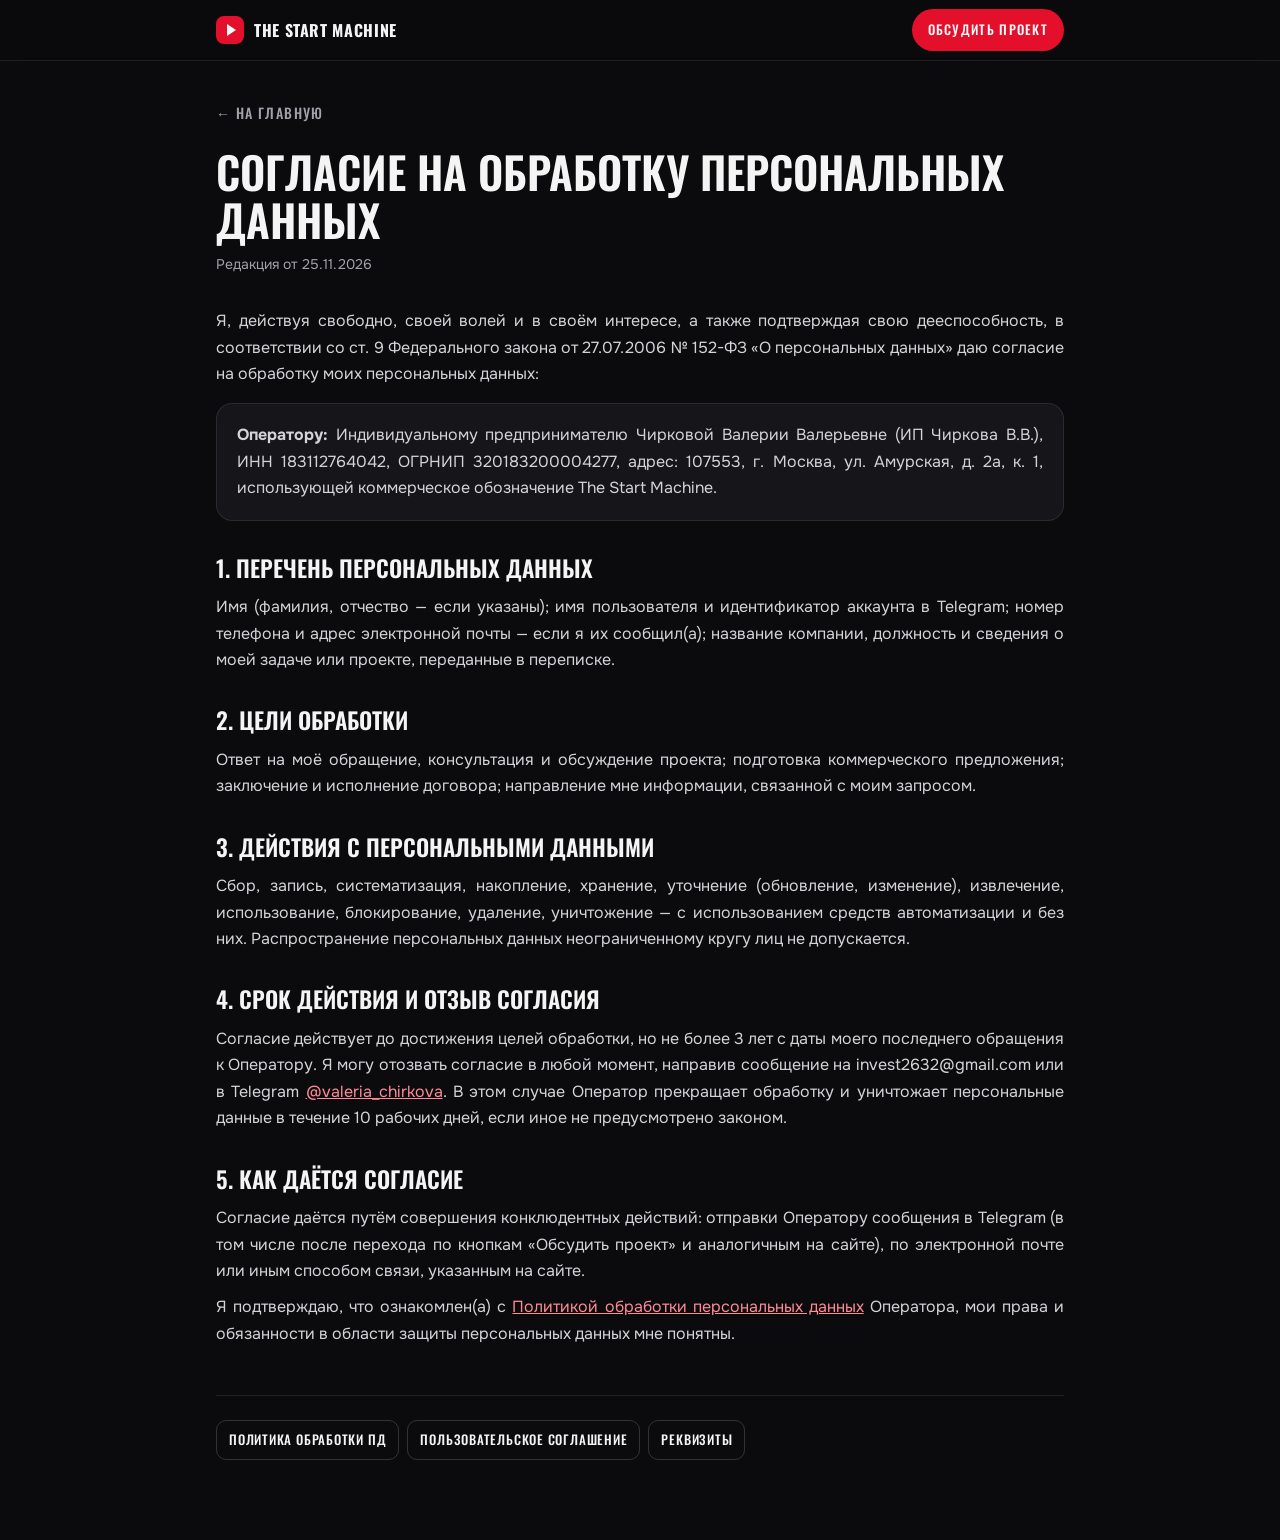
<file: consent.html>
<!doctype html>
<html lang="ru">
<head>
<meta charset="utf-8">
<meta name="viewport" content="width=device-width, initial-scale=1">
<meta name="robots" content="noindex, nofollow">
<title>Согласие на обработку персональных данных — The Start Machine</title>
<link rel="icon" href="data:image/svg+xml,%3Csvg xmlns='http://www.w3.org/2000/svg' viewBox='0 0 32 32'%3E%3Crect width='32' height='32' rx='7' fill='%23E4102B'/%3E%3Cpath d='M12 9l11 7-11 7z' fill='white'/%3E%3C/svg%3E">
<link rel="stylesheet" href="fonts/fonts.css">
<link rel="stylesheet" href="legal.css">
</head>
<body>
<header class="top"><div class="in"><a class="logo" href="index.html"><i></i><span>The Start Machine</span></a><a class="btn" href="https://t.me/valeria_chirkova" target="_blank" rel="noopener">Обсудить проект</a></div></header>
<main>
<a class="back" href="index.html">← На главную</a>
<h1>Согласие на обработку персональных данных</h1>
<p class="meta">Редакция от 25.11.2026</p>

<p>Я, действуя свободно, своей волей и в своём интересе, а также подтверждая свою дееспособность, в соответствии со ст. 9 Федерального закона от 27.07.2006 № 152-ФЗ «О персональных данных» даю согласие на обработку моих персональных данных:</p>

<div class="box">
<p><b>Оператору:</b> Индивидуальному предпринимателю Чирковой Валерии Валерьевне (ИП Чиркова В.В.), ИНН 183112764042, ОГРНИП 320183200004277, адрес: 107553, г. Москва, ул. Амурская, д. 2а, к. 1, использующей коммерческое обозначение The Start Machine.</p>
</div>

<h2>1. Перечень персональных данных</h2>
<p>Имя (фамилия, отчество — если указаны); имя пользователя и идентификатор аккаунта в Telegram; номер телефона и адрес электронной почты — если я их сообщил(а); название компании, должность и сведения о моей задаче или проекте, переданные в переписке.</p>

<h2>2. Цели обработки</h2>
<p>Ответ на моё обращение, консультация и обсуждение проекта; подготовка коммерческого предложения; заключение и исполнение договора; направление мне информации, связанной с моим запросом.</p>

<h2>3. Действия с персональными данными</h2>
<p>Сбор, запись, систематизация, накопление, хранение, уточнение (обновление, изменение), извлечение, использование, блокирование, удаление, уничтожение — с использованием средств автоматизации и без них. Распространение персональных данных неограниченному кругу лиц не допускается.</p>

<h2>4. Срок действия и отзыв согласия</h2>
<p>Согласие действует до достижения целей обработки, но не более 3 лет с даты моего последнего обращения к Оператору. Я могу отозвать согласие в любой момент, направив сообщение на invest2632@gmail.com или в Telegram <a href="https://t.me/valeria_chirkova" target="_blank" rel="noopener">@valeria_chirkova</a>. В этом случае Оператор прекращает обработку и уничтожает персональные данные в течение 10 рабочих дней, если иное не предусмотрено законом.</p>

<h2>5. Как даётся согласие</h2>
<p>Согласие даётся путём совершения конклюдентных действий: отправки Оператору сообщения в Telegram (в том числе после перехода по кнопкам «Обсудить проект» и аналогичным на сайте), по электронной почте или иным способом связи, указанным на сайте.</p>
<p>Я подтверждаю, что ознакомлен(а) с <a href="privacy.html">Политикой обработки персональных данных</a> Оператора, мои права и обязанности в области защиты персональных данных мне понятны.</p>

<nav class="docs"><a href="privacy.html">Политика обработки ПД</a><a href="terms.html">Пользовательское соглашение</a><a href="index.html#requisites">Реквизиты</a></nav>
</main>
</body>
</html>
</file>
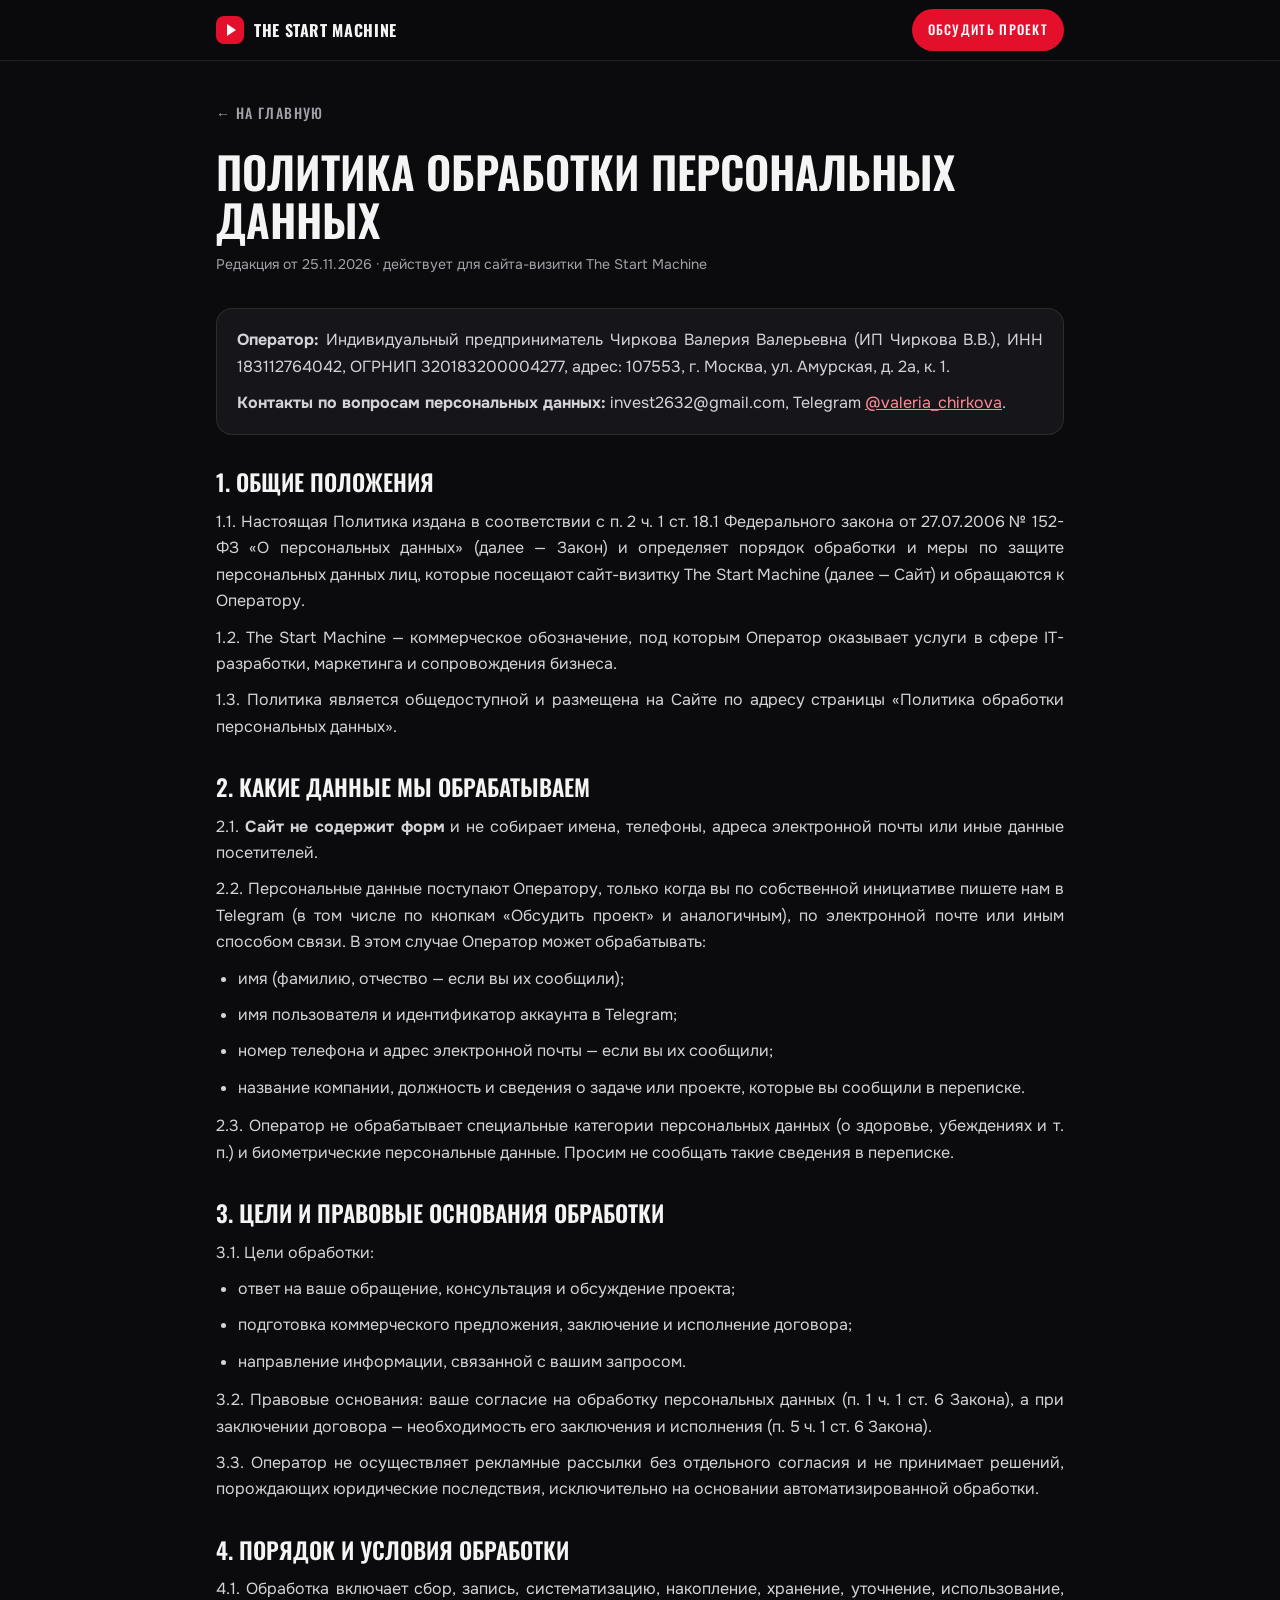
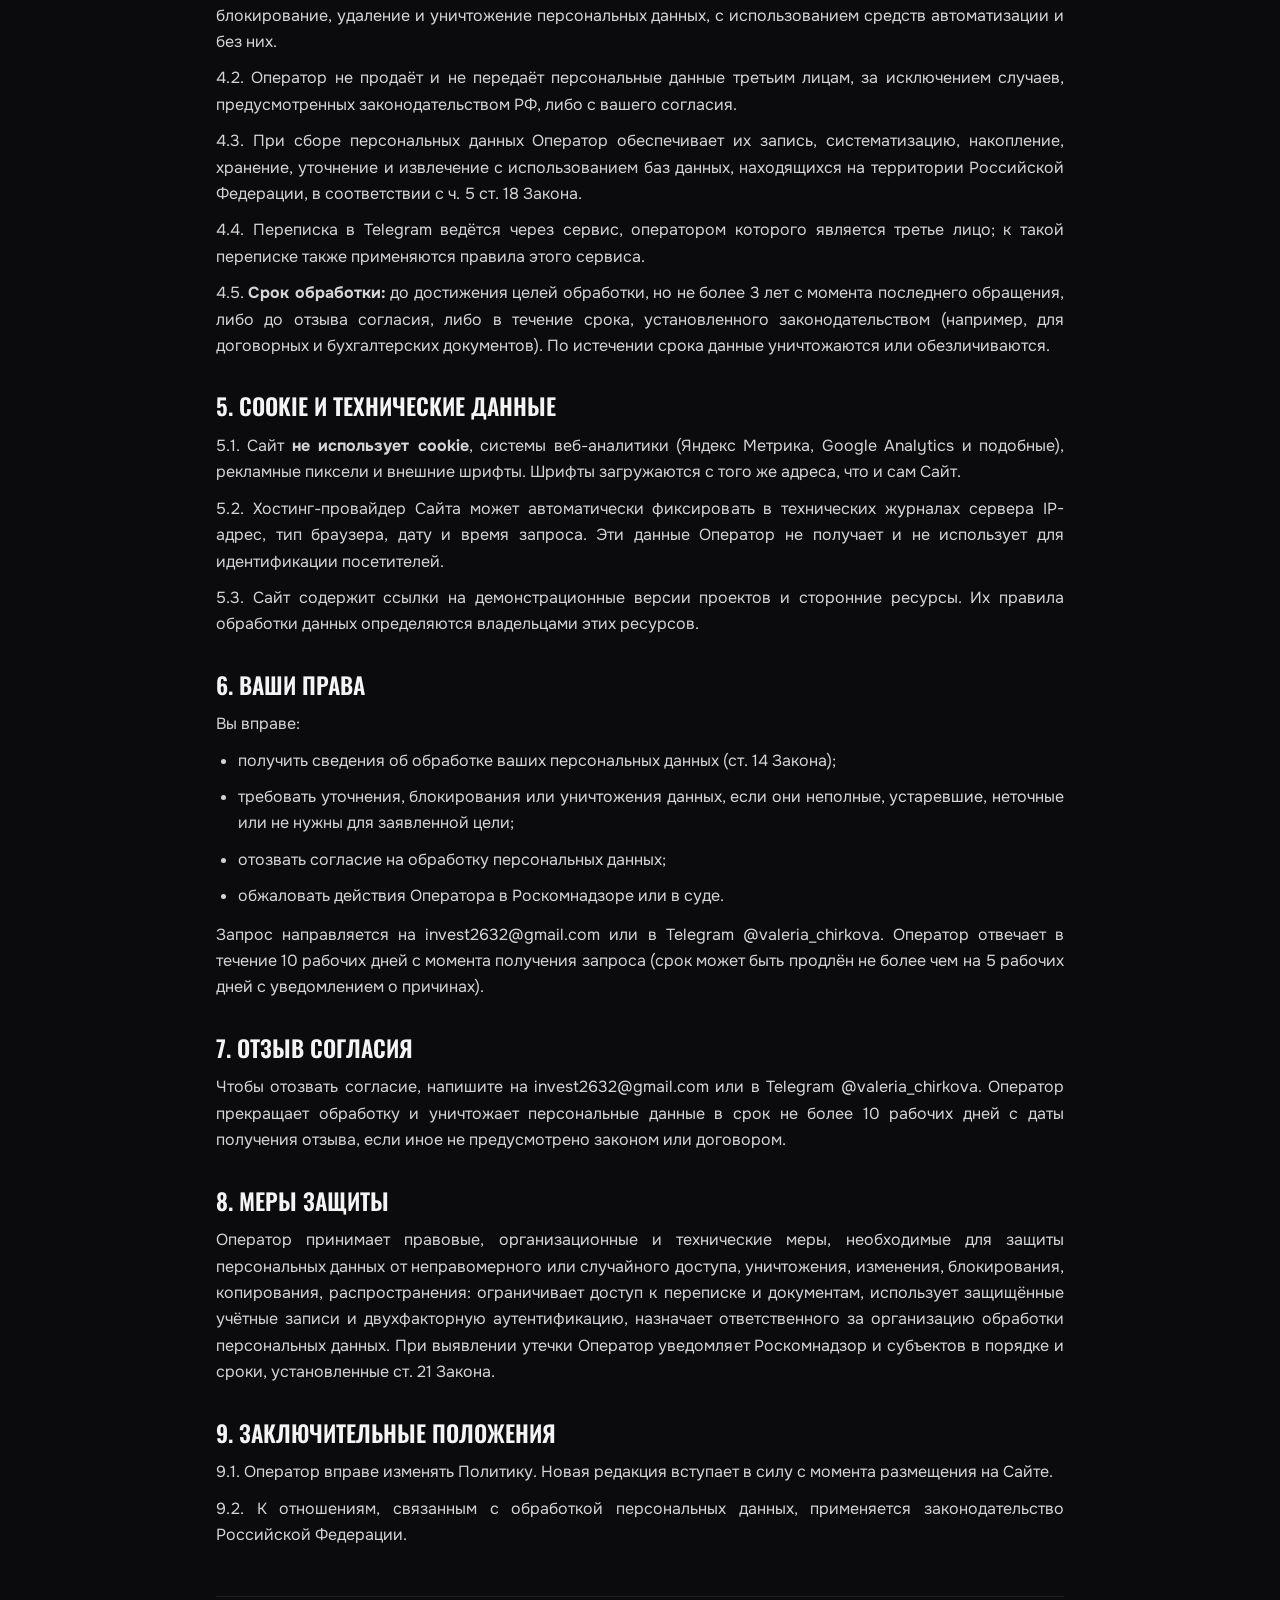
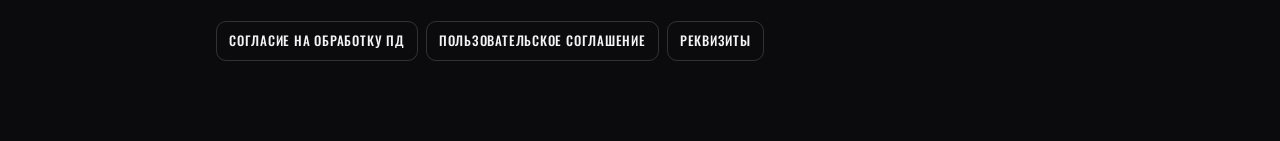
<file: privacy.html>
<!doctype html>
<html lang="ru">
<head>
<meta charset="utf-8">
<meta name="viewport" content="width=device-width, initial-scale=1">
<meta name="robots" content="noindex, nofollow">
<title>Политика обработки персональных данных — The Start Machine</title>
<link rel="icon" href="data:image/svg+xml,%3Csvg xmlns='http://www.w3.org/2000/svg' viewBox='0 0 32 32'%3E%3Crect width='32' height='32' rx='7' fill='%23E4102B'/%3E%3Cpath d='M12 9l11 7-11 7z' fill='white'/%3E%3C/svg%3E">
<link rel="stylesheet" href="fonts/fonts.css">
<link rel="stylesheet" href="legal.css">
</head>
<body>
<header class="top"><div class="in"><a class="logo" href="index.html"><i></i><span>The Start Machine</span></a><a class="btn" href="https://t.me/valeria_chirkova" target="_blank" rel="noopener">Обсудить проект</a></div></header>
<main>
<a class="back" href="index.html">← На главную</a>
<h1>Политика обработки персональных данных</h1>
<p class="meta">Редакция от 25.11.2026 · действует для сайта-визитки The Start Machine</p>

<div class="box">
<p><b>Оператор:</b> Индивидуальный предприниматель Чиркова Валерия Валерьевна (ИП Чиркова В.В.), ИНН 183112764042, ОГРНИП 320183200004277, адрес: 107553, г. Москва, ул. Амурская, д. 2а, к. 1.</p>
<p><b>Контакты по вопросам персональных данных:</b> invest2632@gmail.com, Telegram <a href="https://t.me/valeria_chirkova" target="_blank" rel="noopener">@valeria_chirkova</a>.</p>
</div>

<h2>1. Общие положения</h2>
<p>1.1. Настоящая Политика издана в соответствии с п. 2 ч. 1 ст. 18.1 Федерального закона от 27.07.2006 № 152-ФЗ «О персональных данных» (далее — Закон) и определяет порядок обработки и меры по защите персональных данных лиц, которые посещают сайт-визитку The Start Machine (далее — Сайт) и обращаются к Оператору.</p>
<p>1.2. The Start Machine — коммерческое обозначение, под которым Оператор оказывает услуги в сфере IT-разработки, маркетинга и сопровождения бизнеса.</p>
<p>1.3. Политика является общедоступной и размещена на Сайте по адресу страницы «Политика обработки персональных данных».</p>

<h2>2. Какие данные мы обрабатываем</h2>
<p>2.1. <b>Сайт не содержит форм</b> и не собирает имена, телефоны, адреса электронной почты или иные данные посетителей.</p>
<p>2.2. Персональные данные поступают Оператору, только когда вы по собственной инициативе пишете нам в Telegram (в том числе по кнопкам «Обсудить проект» и аналогичным), по электронной почте или иным способом связи. В этом случае Оператор может обрабатывать:</p>
<ul>
<li>имя (фамилию, отчество — если вы их сообщили);</li>
<li>имя пользователя и идентификатор аккаунта в Telegram;</li>
<li>номер телефона и адрес электронной почты — если вы их сообщили;</li>
<li>название компании, должность и сведения о задаче или проекте, которые вы сообщили в переписке.</li>
</ul>
<p>2.3. Оператор не обрабатывает специальные категории персональных данных (о здоровье, убеждениях и т. п.) и биометрические персональные данные. Просим не сообщать такие сведения в переписке.</p>

<h2>3. Цели и правовые основания обработки</h2>
<p>3.1. Цели обработки:</p>
<ul>
<li>ответ на ваше обращение, консультация и обсуждение проекта;</li>
<li>подготовка коммерческого предложения, заключение и исполнение договора;</li>
<li>направление информации, связанной с вашим запросом.</li>
</ul>
<p>3.2. Правовые основания: ваше согласие на обработку персональных данных (п. 1 ч. 1 ст. 6 Закона), а при заключении договора — необходимость его заключения и исполнения (п. 5 ч. 1 ст. 6 Закона).</p>
<p>3.3. Оператор не осуществляет рекламные рассылки без отдельного согласия и не принимает решений, порождающих юридические последствия, исключительно на основании автоматизированной обработки.</p>

<h2>4. Порядок и условия обработки</h2>
<p>4.1. Обработка включает сбор, запись, систематизацию, накопление, хранение, уточнение, использование, блокирование, удаление и уничтожение персональных данных, с использованием средств автоматизации и без них.</p>
<p>4.2. Оператор не продаёт и не передаёт персональные данные третьим лицам, за исключением случаев, предусмотренных законодательством РФ, либо с вашего согласия.</p>
<p>4.3. При сборе персональных данных Оператор обеспечивает их запись, систематизацию, накопление, хранение, уточнение и извлечение с использованием баз данных, находящихся на территории Российской Федерации, в соответствии с ч. 5 ст. 18 Закона.</p>
<p>4.4. Переписка в Telegram ведётся через сервис, оператором которого является третье лицо; к такой переписке также применяются правила этого сервиса.</p>
<p>4.5. <b>Срок обработки:</b> до достижения целей обработки, но не более 3 лет с момента последнего обращения, либо до отзыва согласия, либо в течение срока, установленного законодательством (например, для договорных и бухгалтерских документов). По истечении срока данные уничтожаются или обезличиваются.</p>

<h2 id="cookies">5. Cookie и технические данные</h2>
<p>5.1. Сайт <b>не использует cookie</b>, системы веб-аналитики (Яндекс Метрика, Google Analytics и подобные), рекламные пиксели и внешние шрифты. Шрифты загружаются с того же адреса, что и сам Сайт.</p>
<p>5.2. Хостинг-провайдер Сайта может автоматически фиксировать в технических журналах сервера IP-адрес, тип браузера, дату и время запроса. Эти данные Оператор не получает и не использует для идентификации посетителей.</p>
<p>5.3. Сайт содержит ссылки на демонстрационные версии проектов и сторонние ресурсы. Их правила обработки данных определяются владельцами этих ресурсов.</p>

<h2>6. Ваши права</h2>
<p>Вы вправе:</p>
<ul>
<li>получить сведения об обработке ваших персональных данных (ст. 14 Закона);</li>
<li>требовать уточнения, блокирования или уничтожения данных, если они неполные, устаревшие, неточные или не нужны для заявленной цели;</li>
<li>отозвать согласие на обработку персональных данных;</li>
<li>обжаловать действия Оператора в Роскомнадзоре или в суде.</li>
</ul>
<p>Запрос направляется на invest2632@gmail.com или в Telegram @valeria_chirkova. Оператор отвечает в течение 10 рабочих дней с момента получения запроса (срок может быть продлён не более чем на 5 рабочих дней с уведомлением о причинах).</p>

<h2>7. Отзыв согласия</h2>
<p>Чтобы отозвать согласие, напишите на invest2632@gmail.com или в Telegram @valeria_chirkova. Оператор прекращает обработку и уничтожает персональные данные в срок не более 10 рабочих дней с даты получения отзыва, если иное не предусмотрено законом или договором.</p>

<h2>8. Меры защиты</h2>
<p>Оператор принимает правовые, организационные и технические меры, необходимые для защиты персональных данных от неправомерного или случайного доступа, уничтожения, изменения, блокирования, копирования, распространения: ограничивает доступ к переписке и документам, использует защищённые учётные записи и двухфакторную аутентификацию, назначает ответственного за организацию обработки персональных данных. При выявлении утечки Оператор уведомляет Роскомнадзор и субъектов в порядке и сроки, установленные ст. 21 Закона.</p>

<h2>9. Заключительные положения</h2>
<p>9.1. Оператор вправе изменять Политику. Новая редакция вступает в силу с момента размещения на Сайте.</p>
<p>9.2. К отношениям, связанным с обработкой персональных данных, применяется законодательство Российской Федерации.</p>

<nav class="docs"><a href="consent.html">Согласие на обработку ПД</a><a href="terms.html">Пользовательское соглашение</a><a href="index.html#requisites">Реквизиты</a></nav>
</main>
</body>
</html>
</file>
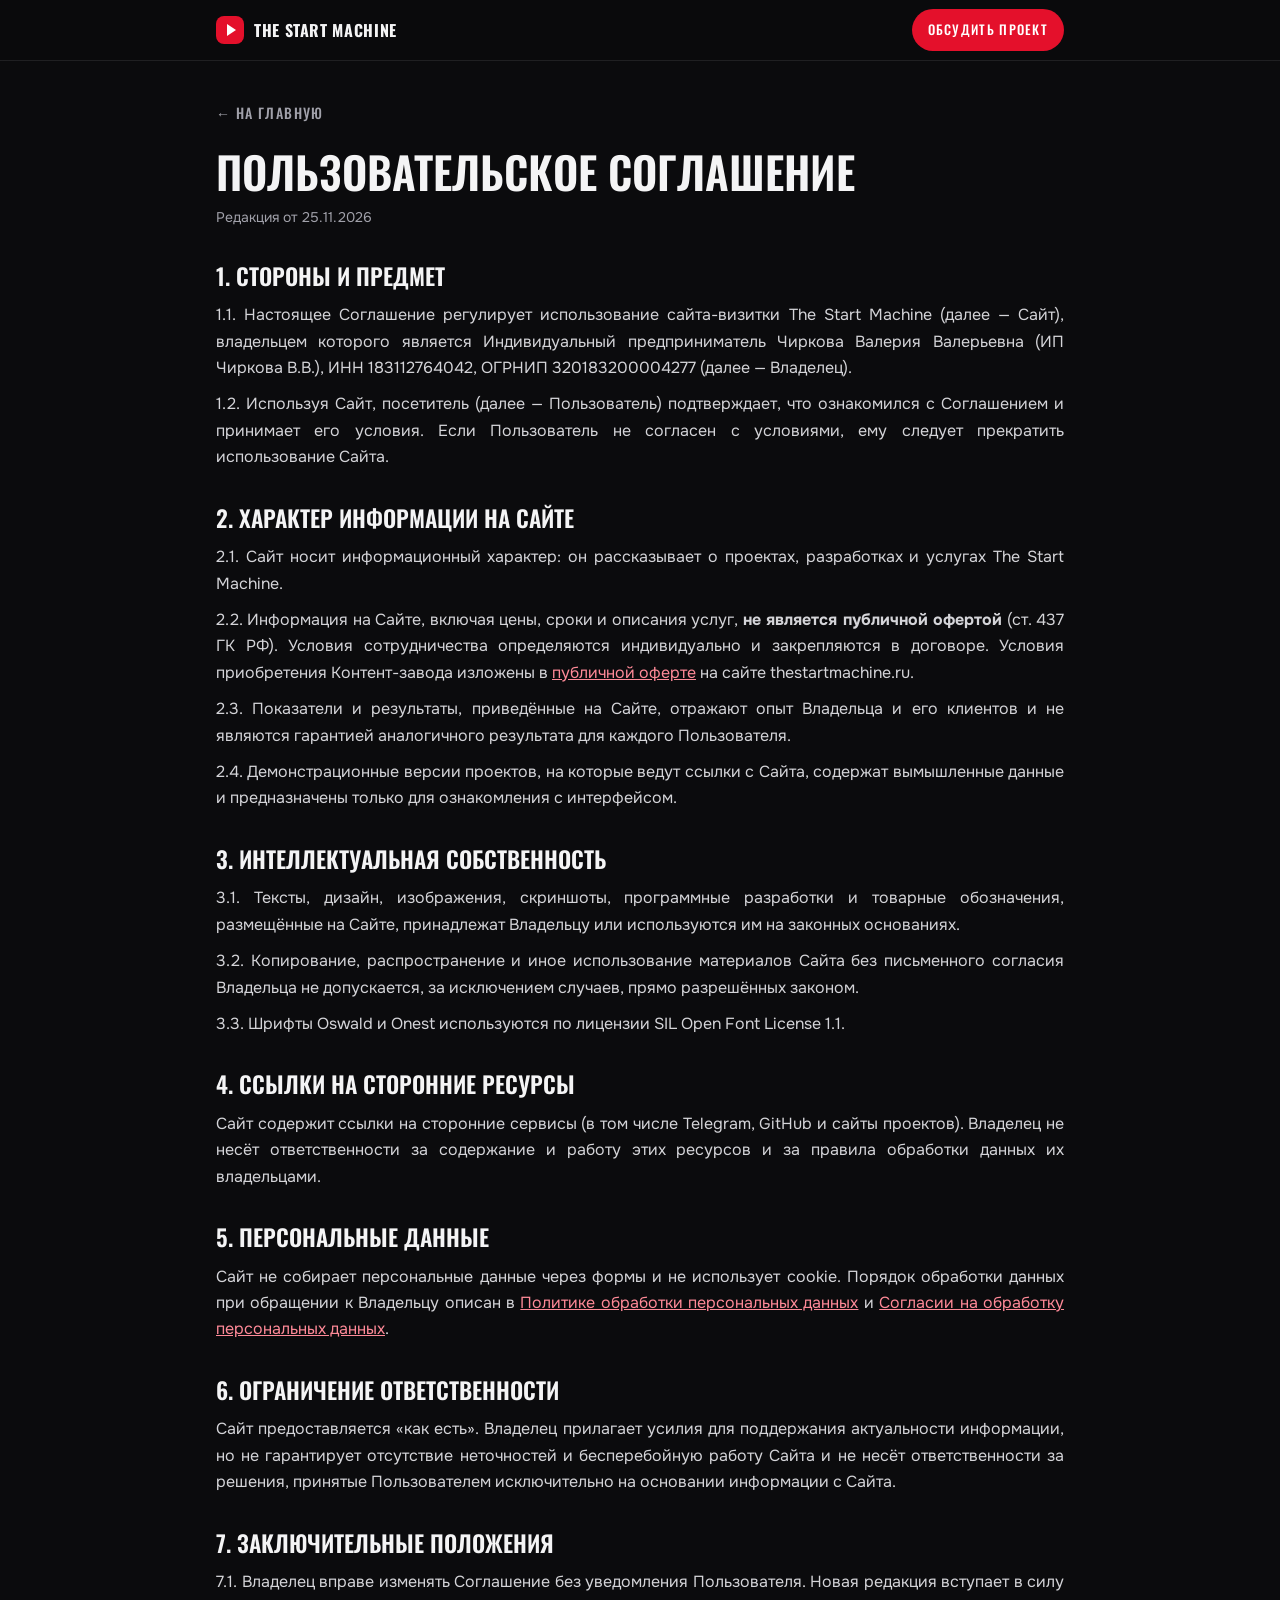
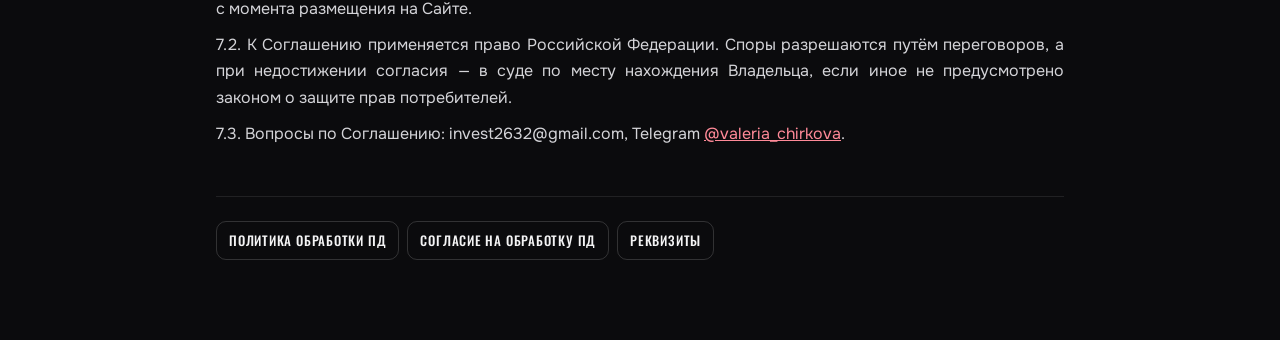
<file: terms.html>
<!doctype html>
<html lang="ru">
<head>
<meta charset="utf-8">
<meta name="viewport" content="width=device-width, initial-scale=1">
<meta name="robots" content="noindex, nofollow">
<title>Пользовательское соглашение — The Start Machine</title>
<link rel="icon" href="data:image/svg+xml,%3Csvg xmlns='http://www.w3.org/2000/svg' viewBox='0 0 32 32'%3E%3Crect width='32' height='32' rx='7' fill='%23E4102B'/%3E%3Cpath d='M12 9l11 7-11 7z' fill='white'/%3E%3C/svg%3E">
<link rel="stylesheet" href="fonts/fonts.css">
<link rel="stylesheet" href="legal.css">
</head>
<body>
<header class="top"><div class="in"><a class="logo" href="index.html"><i></i><span>The Start Machine</span></a><a class="btn" href="https://t.me/valeria_chirkova" target="_blank" rel="noopener">Обсудить проект</a></div></header>
<main>
<a class="back" href="index.html">← На главную</a>
<h1>Пользовательское соглашение</h1>
<p class="meta">Редакция от 25.11.2026</p>

<h2>1. Стороны и предмет</h2>
<p>1.1. Настоящее Соглашение регулирует использование сайта-визитки The Start Machine (далее — Сайт), владельцем которого является Индивидуальный предприниматель Чиркова Валерия Валерьевна (ИП Чиркова В.В.), ИНН 183112764042, ОГРНИП 320183200004277 (далее — Владелец).</p>
<p>1.2. Используя Сайт, посетитель (далее — Пользователь) подтверждает, что ознакомился с Соглашением и принимает его условия. Если Пользователь не согласен с условиями, ему следует прекратить использование Сайта.</p>

<h2>2. Характер информации на Сайте</h2>
<p>2.1. Сайт носит информационный характер: он рассказывает о проектах, разработках и услугах The Start Machine.</p>
<p>2.2. Информация на Сайте, включая цены, сроки и описания услуг, <b>не является публичной офертой</b> (ст. 437 ГК РФ). Условия сотрудничества определяются индивидуально и закрепляются в договоре. Условия приобретения Контент-завода изложены в <a href="https://thestartmachine.ru/legal" target="_blank" rel="noopener">публичной оферте</a> на сайте thestartmachine.ru.</p>
<p>2.3. Показатели и результаты, приведённые на Сайте, отражают опыт Владельца и его клиентов и не являются гарантией аналогичного результата для каждого Пользователя.</p>
<p>2.4. Демонстрационные версии проектов, на которые ведут ссылки с Сайта, содержат вымышленные данные и предназначены только для ознакомления с интерфейсом.</p>

<h2>3. Интеллектуальная собственность</h2>
<p>3.1. Тексты, дизайн, изображения, скриншоты, программные разработки и товарные обозначения, размещённые на Сайте, принадлежат Владельцу или используются им на законных основаниях.</p>
<p>3.2. Копирование, распространение и иное использование материалов Сайта без письменного согласия Владельца не допускается, за исключением случаев, прямо разрешённых законом.</p>
<p>3.3. Шрифты Oswald и Onest используются по лицензии SIL Open Font License 1.1.</p>

<h2>4. Ссылки на сторонние ресурсы</h2>
<p>Сайт содержит ссылки на сторонние сервисы (в том числе Telegram, GitHub и сайты проектов). Владелец не несёт ответственности за содержание и работу этих ресурсов и за правила обработки данных их владельцами.</p>

<h2>5. Персональные данные</h2>
<p>Сайт не собирает персональные данные через формы и не использует cookie. Порядок обработки данных при обращении к Владельцу описан в <a href="privacy.html">Политике обработки персональных данных</a> и <a href="consent.html">Согласии на обработку персональных данных</a>.</p>

<h2>6. Ограничение ответственности</h2>
<p>Сайт предоставляется «как есть». Владелец прилагает усилия для поддержания актуальности информации, но не гарантирует отсутствие неточностей и бесперебойную работу Сайта и не несёт ответственности за решения, принятые Пользователем исключительно на основании информации с Сайта.</p>

<h2>7. Заключительные положения</h2>
<p>7.1. Владелец вправе изменять Соглашение без уведомления Пользователя. Новая редакция вступает в силу с момента размещения на Сайте.</p>
<p>7.2. К Соглашению применяется право Российской Федерации. Споры разрешаются путём переговоров, а при недостижении согласия — в суде по месту нахождения Владельца, если иное не предусмотрено законом о защите прав потребителей.</p>
<p>7.3. Вопросы по Соглашению: invest2632@gmail.com, Telegram <a href="https://t.me/valeria_chirkova" target="_blank" rel="noopener">@valeria_chirkova</a>.</p>

<nav class="docs"><a href="privacy.html">Политика обработки ПД</a><a href="consent.html">Согласие на обработку ПД</a><a href="index.html#requisites">Реквизиты</a></nav>
</main>
</body>
</html>
</file>
<file: fonts/fonts.css>
@font-face {
  font-family: 'Onest';
  font-style: normal;
  font-weight: 400;
  font-display: swap;
  src: url(onest-cyrillic.woff2) format('woff2');
  unicode-range: U+0301, U+0400-045F, U+0490-0491, U+04B0-04B1, U+2116;
}
@font-face {
  font-family: 'Onest';
  font-style: normal;
  font-weight: 400;
  font-display: swap;
  src: url(onest-latin.woff2) format('woff2');
  unicode-range: U+0000-00FF, U+0131, U+0152-0153, U+02BB-02BC, U+02C6, U+02DA, U+02DC, U+0304, U+0308, U+0329, U+2000-206F, U+20AC, U+2122, U+2191, U+2193, U+2212, U+2215, U+FEFF, U+FFFD;
}
@font-face {
  font-family: 'Onest';
  font-style: normal;
  font-weight: 500;
  font-display: swap;
  src: url(onest-cyrillic.woff2) format('woff2');
  unicode-range: U+0301, U+0400-045F, U+0490-0491, U+04B0-04B1, U+2116;
}
@font-face {
  font-family: 'Onest';
  font-style: normal;
  font-weight: 500;
  font-display: swap;
  src: url(onest-latin.woff2) format('woff2');
  unicode-range: U+0000-00FF, U+0131, U+0152-0153, U+02BB-02BC, U+02C6, U+02DA, U+02DC, U+0304, U+0308, U+0329, U+2000-206F, U+20AC, U+2122, U+2191, U+2193, U+2212, U+2215, U+FEFF, U+FFFD;
}
@font-face {
  font-family: 'Onest';
  font-style: normal;
  font-weight: 600;
  font-display: swap;
  src: url(onest-cyrillic.woff2) format('woff2');
  unicode-range: U+0301, U+0400-045F, U+0490-0491, U+04B0-04B1, U+2116;
}
@font-face {
  font-family: 'Onest';
  font-style: normal;
  font-weight: 600;
  font-display: swap;
  src: url(onest-latin.woff2) format('woff2');
  unicode-range: U+0000-00FF, U+0131, U+0152-0153, U+02BB-02BC, U+02C6, U+02DA, U+02DC, U+0304, U+0308, U+0329, U+2000-206F, U+20AC, U+2122, U+2191, U+2193, U+2212, U+2215, U+FEFF, U+FFFD;
}
@font-face {
  font-family: 'Onest';
  font-style: normal;
  font-weight: 700;
  font-display: swap;
  src: url(onest-cyrillic.woff2) format('woff2');
  unicode-range: U+0301, U+0400-045F, U+0490-0491, U+04B0-04B1, U+2116;
}
@font-face {
  font-family: 'Onest';
  font-style: normal;
  font-weight: 700;
  font-display: swap;
  src: url(onest-latin.woff2) format('woff2');
  unicode-range: U+0000-00FF, U+0131, U+0152-0153, U+02BB-02BC, U+02C6, U+02DA, U+02DC, U+0304, U+0308, U+0329, U+2000-206F, U+20AC, U+2122, U+2191, U+2193, U+2212, U+2215, U+FEFF, U+FFFD;
}
@font-face {
  font-family: 'Oswald';
  font-style: normal;
  font-weight: 500;
  font-display: swap;
  src: url(oswald-cyrillic.woff2) format('woff2');
  unicode-range: U+0301, U+0400-045F, U+0490-0491, U+04B0-04B1, U+2116;
}
@font-face {
  font-family: 'Oswald';
  font-style: normal;
  font-weight: 500;
  font-display: swap;
  src: url(oswald-latin.woff2) format('woff2');
  unicode-range: U+0000-00FF, U+0131, U+0152-0153, U+02BB-02BC, U+02C6, U+02DA, U+02DC, U+0304, U+0308, U+0329, U+2000-206F, U+20AC, U+2122, U+2191, U+2193, U+2212, U+2215, U+FEFF, U+FFFD;
}
@font-face {
  font-family: 'Oswald';
  font-style: normal;
  font-weight: 600;
  font-display: swap;
  src: url(oswald-cyrillic.woff2) format('woff2');
  unicode-range: U+0301, U+0400-045F, U+0490-0491, U+04B0-04B1, U+2116;
}
@font-face {
  font-family: 'Oswald';
  font-style: normal;
  font-weight: 600;
  font-display: swap;
  src: url(oswald-latin.woff2) format('woff2');
  unicode-range: U+0000-00FF, U+0131, U+0152-0153, U+02BB-02BC, U+02C6, U+02DA, U+02DC, U+0304, U+0308, U+0329, U+2000-206F, U+20AC, U+2122, U+2191, U+2193, U+2212, U+2215, U+FEFF, U+FFFD;
}
@font-face {
  font-family: 'Oswald';
  font-style: normal;
  font-weight: 700;
  font-display: swap;
  src: url(oswald-cyrillic.woff2) format('woff2');
  unicode-range: U+0301, U+0400-045F, U+0490-0491, U+04B0-04B1, U+2116;
}
@font-face {
  font-family: 'Oswald';
  font-style: normal;
  font-weight: 700;
  font-display: swap;
  src: url(oswald-latin.woff2) format('woff2');
  unicode-range: U+0000-00FF, U+0131, U+0152-0153, U+02BB-02BC, U+02C6, U+02DA, U+02DC, U+0304, U+0308, U+0329, U+2000-206F, U+20AC, U+2122, U+2191, U+2193, U+2212, U+2215, U+FEFF, U+FFFD;
}
</file>
<file: legal.css>
:root{--bg:#0b0b0d;--card:#16161a;--line:rgba(255,255,255,.09);--text:#f4f4f5;--muted:#a1a1aa;--red:#E4102B}
*{box-sizing:border-box;margin:0;padding:0}
html{-webkit-text-size-adjust:100%}
body{background:var(--bg);color:var(--text);font-family:Onest,system-ui,-apple-system,"Segoe UI",Arial,sans-serif;font-size:16px;line-height:1.65}
a{color:#ff8a98}
.top{position:sticky;top:0;z-index:5;background:rgba(11,11,13,.9);-webkit-backdrop-filter:blur(12px);backdrop-filter:blur(12px);border-bottom:1px solid var(--line)}
.top .in{max-width:880px;margin:0 auto;padding:0 16px;height:60px;display:flex;align-items:center;justify-content:space-between;gap:12px}
.logo{display:flex;align-items:center;gap:10px;color:var(--text);text-decoration:none;font-family:Oswald,Impact,"Arial Narrow",sans-serif;text-transform:uppercase;font-weight:700;letter-spacing:.04em;white-space:nowrap}
.logo i{width:28px;height:28px;border-radius:8px;background:var(--red);display:grid;place-items:center}
.logo i::after{content:"";border-left:9px solid #fff;border-top:6px solid transparent;border-bottom:6px solid transparent;margin-left:3px}
.btn{display:inline-block;background:var(--red);color:#fff;text-decoration:none;font-family:Oswald,Impact,"Arial Narrow",sans-serif;font-weight:500;font-size:13px;letter-spacing:.1em;text-transform:uppercase;padding:10px 16px;border-radius:999px;white-space:nowrap}
main{max-width:880px;margin:0 auto;padding:40px 16px 80px}
.back{font-family:Oswald,Impact,"Arial Narrow",sans-serif;text-transform:uppercase;letter-spacing:.1em;display:inline-block;margin-bottom:24px;color:var(--muted);text-decoration:none;font-size:14px}
h1{font-family:Oswald,Impact,"Arial Narrow",sans-serif;font-weight:600;text-transform:uppercase;font-size:clamp(28px,5vw,44px);line-height:1.08;margin-bottom:10px}
.meta{color:var(--muted);font-size:14px;margin-bottom:32px}
h2{font-family:Oswald,Impact,"Arial Narrow",sans-serif;font-weight:600;text-transform:uppercase;font-size:clamp(19px,2.6vw,23px);margin:34px 0 12px;line-height:1.2}
p,li{color:#d4d4d8;margin-bottom:10px}
ul,ol{padding-left:22px;margin-bottom:12px}
.box{background:var(--card);border:1px solid var(--line);border-radius:16px;padding:18px 20px;margin:16px 0}
.box p:last-child{margin-bottom:0}
nav.docs{display:flex;flex-wrap:wrap;gap:8px;margin-top:48px;padding-top:24px;border-top:1px solid var(--line)}
nav.docs a{font-family:Oswald,Impact,"Arial Narrow",sans-serif;font-weight:500;text-transform:uppercase;letter-spacing:.06em;font-size:13px;color:var(--text);text-decoration:none;border:1px solid rgba(255,255,255,.16);border-radius:10px;padding:8px 12px}
nav.docs a:hover{border-color:var(--red)}
@media (max-width:420px){.logo span{display:none}}
@media print{body{background:#fff;color:#000}.top,nav.docs,.back{display:none}p,li{color:#000}.box{border-color:#999;background:none}a{color:#000}}
p,li{text-align:justify;-webkit-hyphens:auto;hyphens:auto;overflow-wrap:break-word}
</file>
